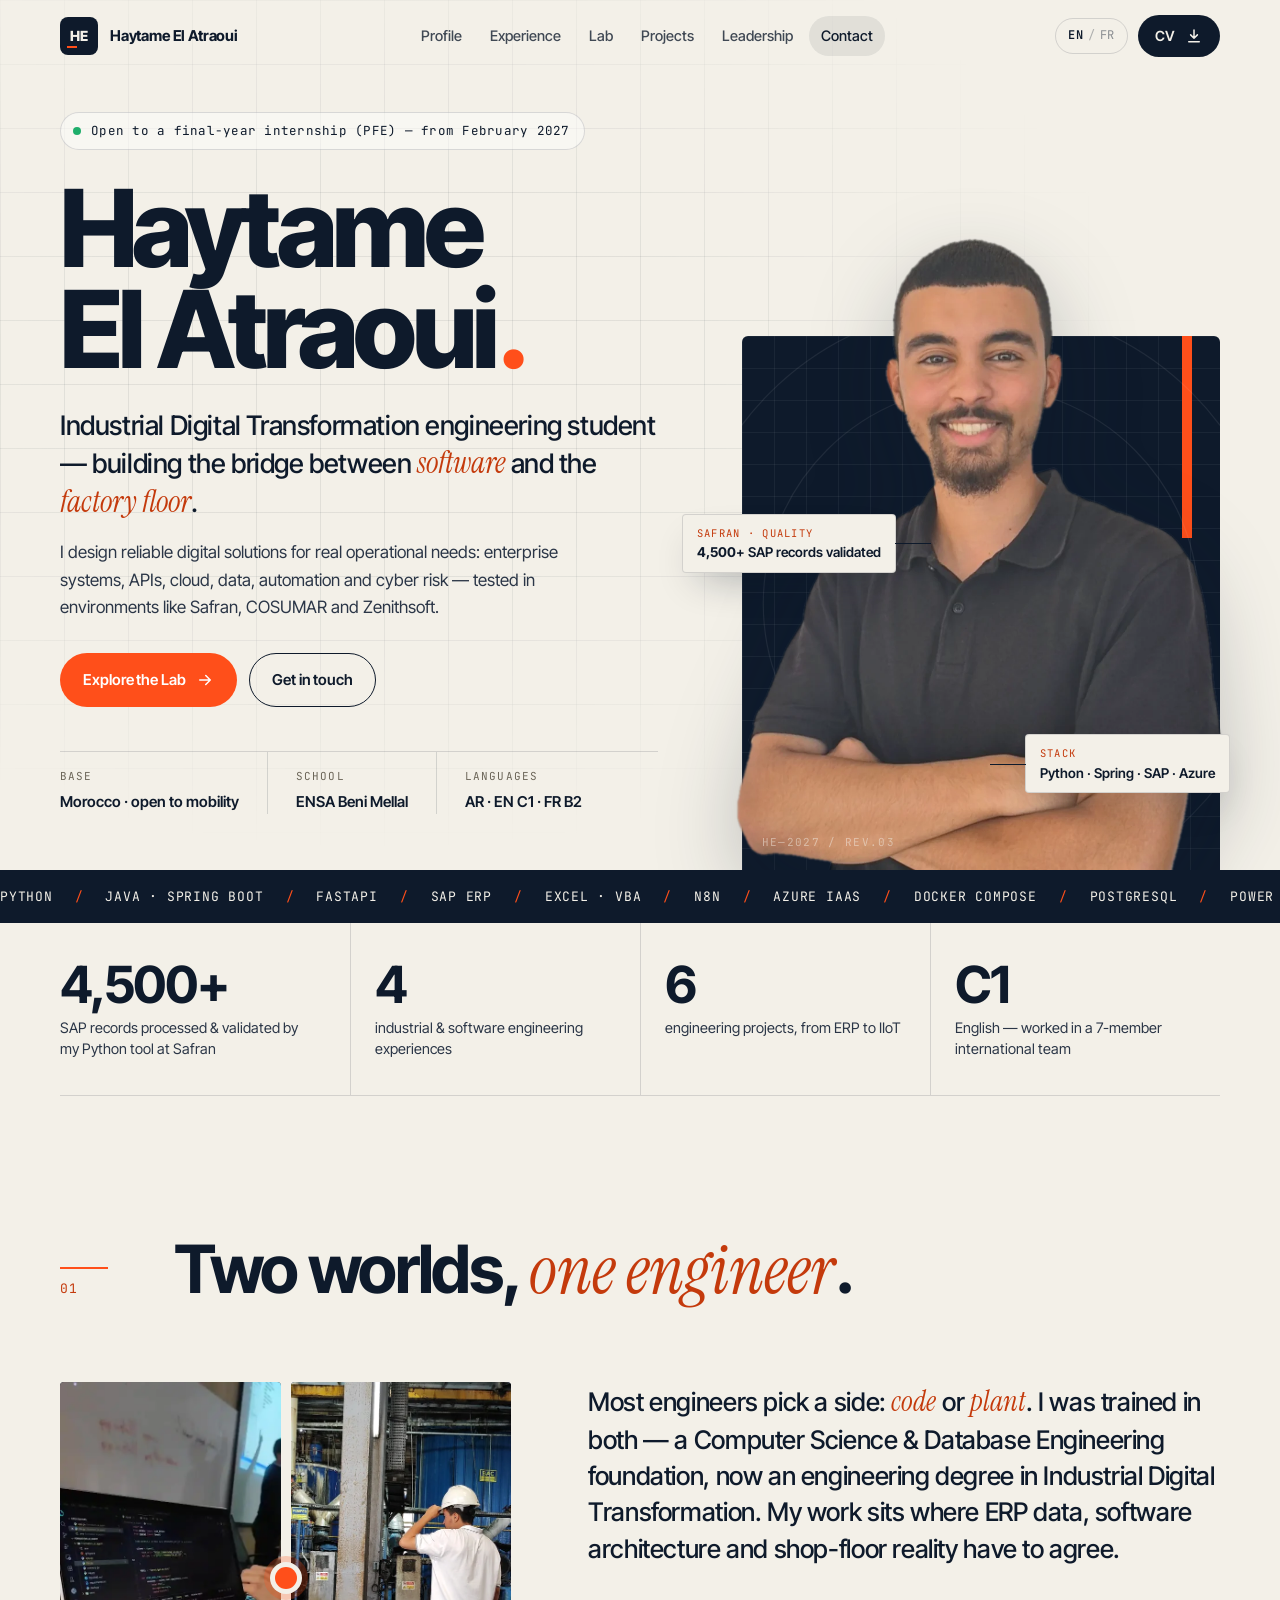
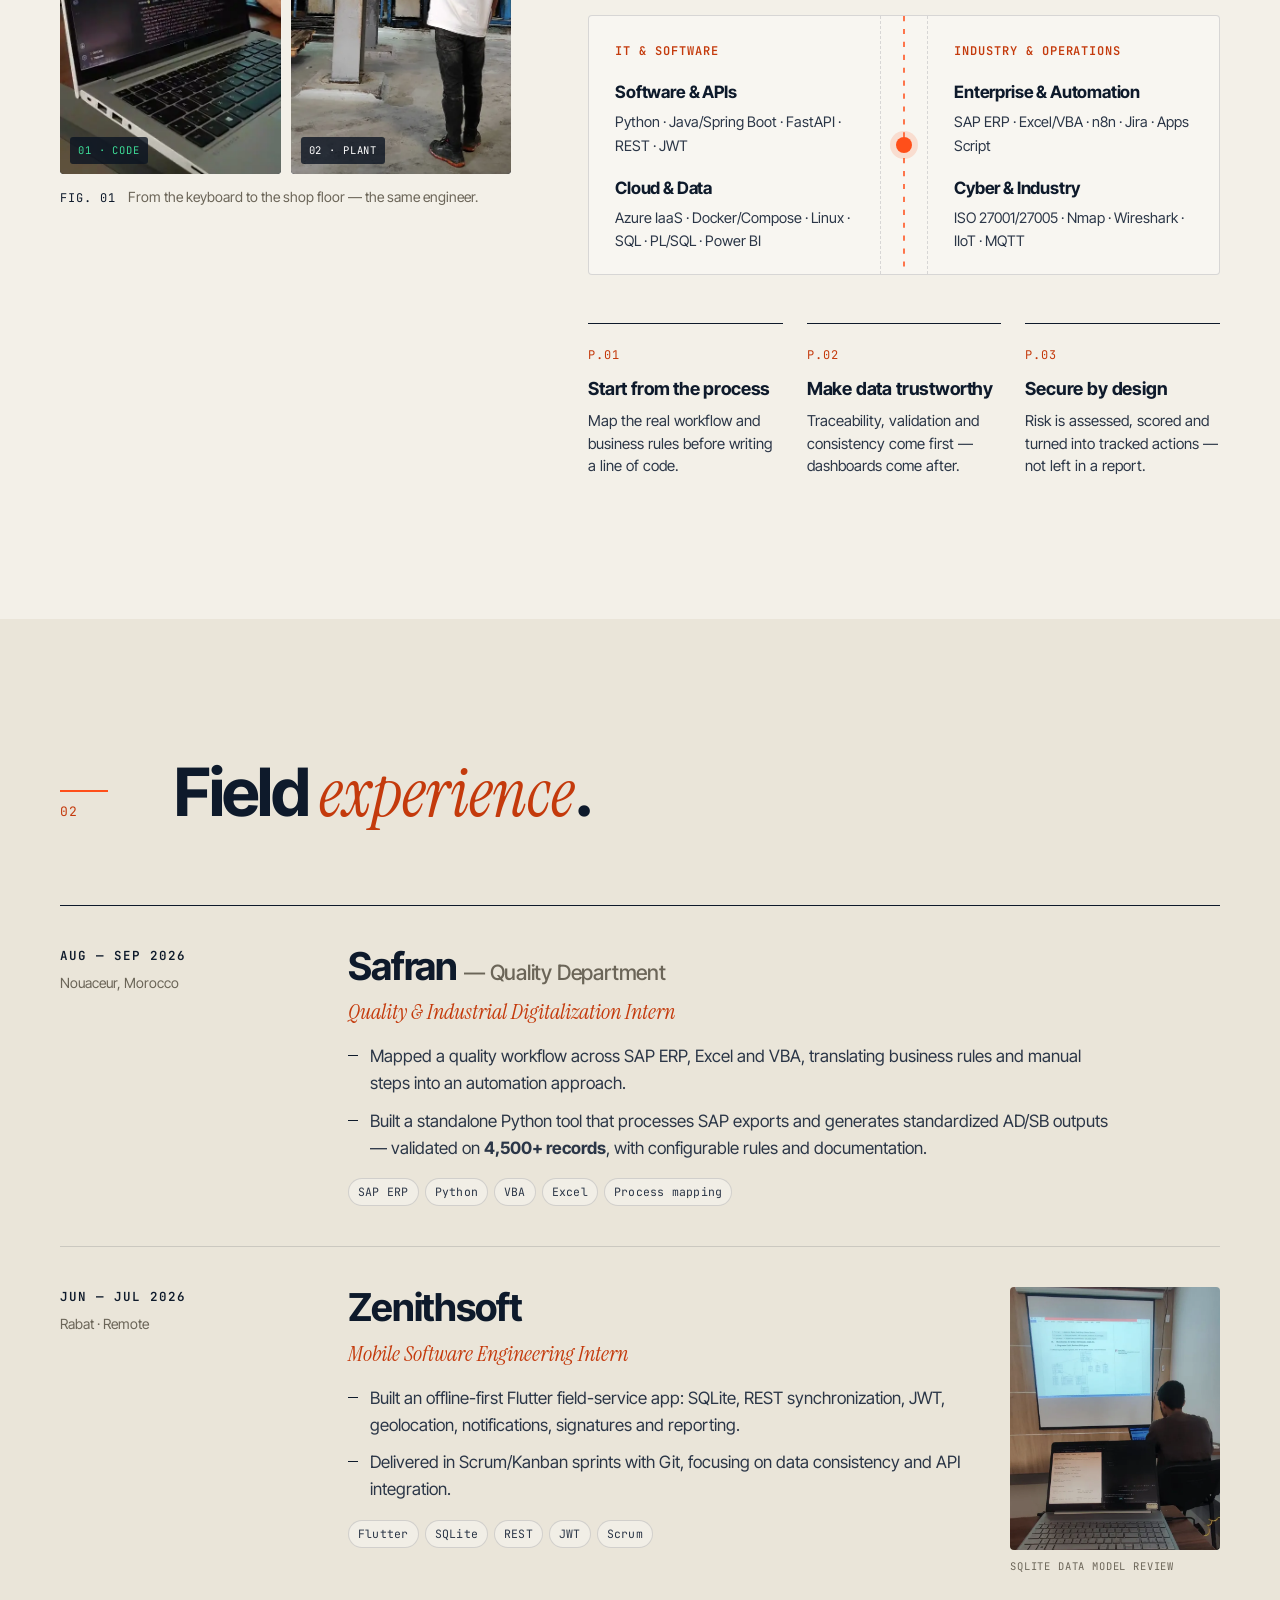
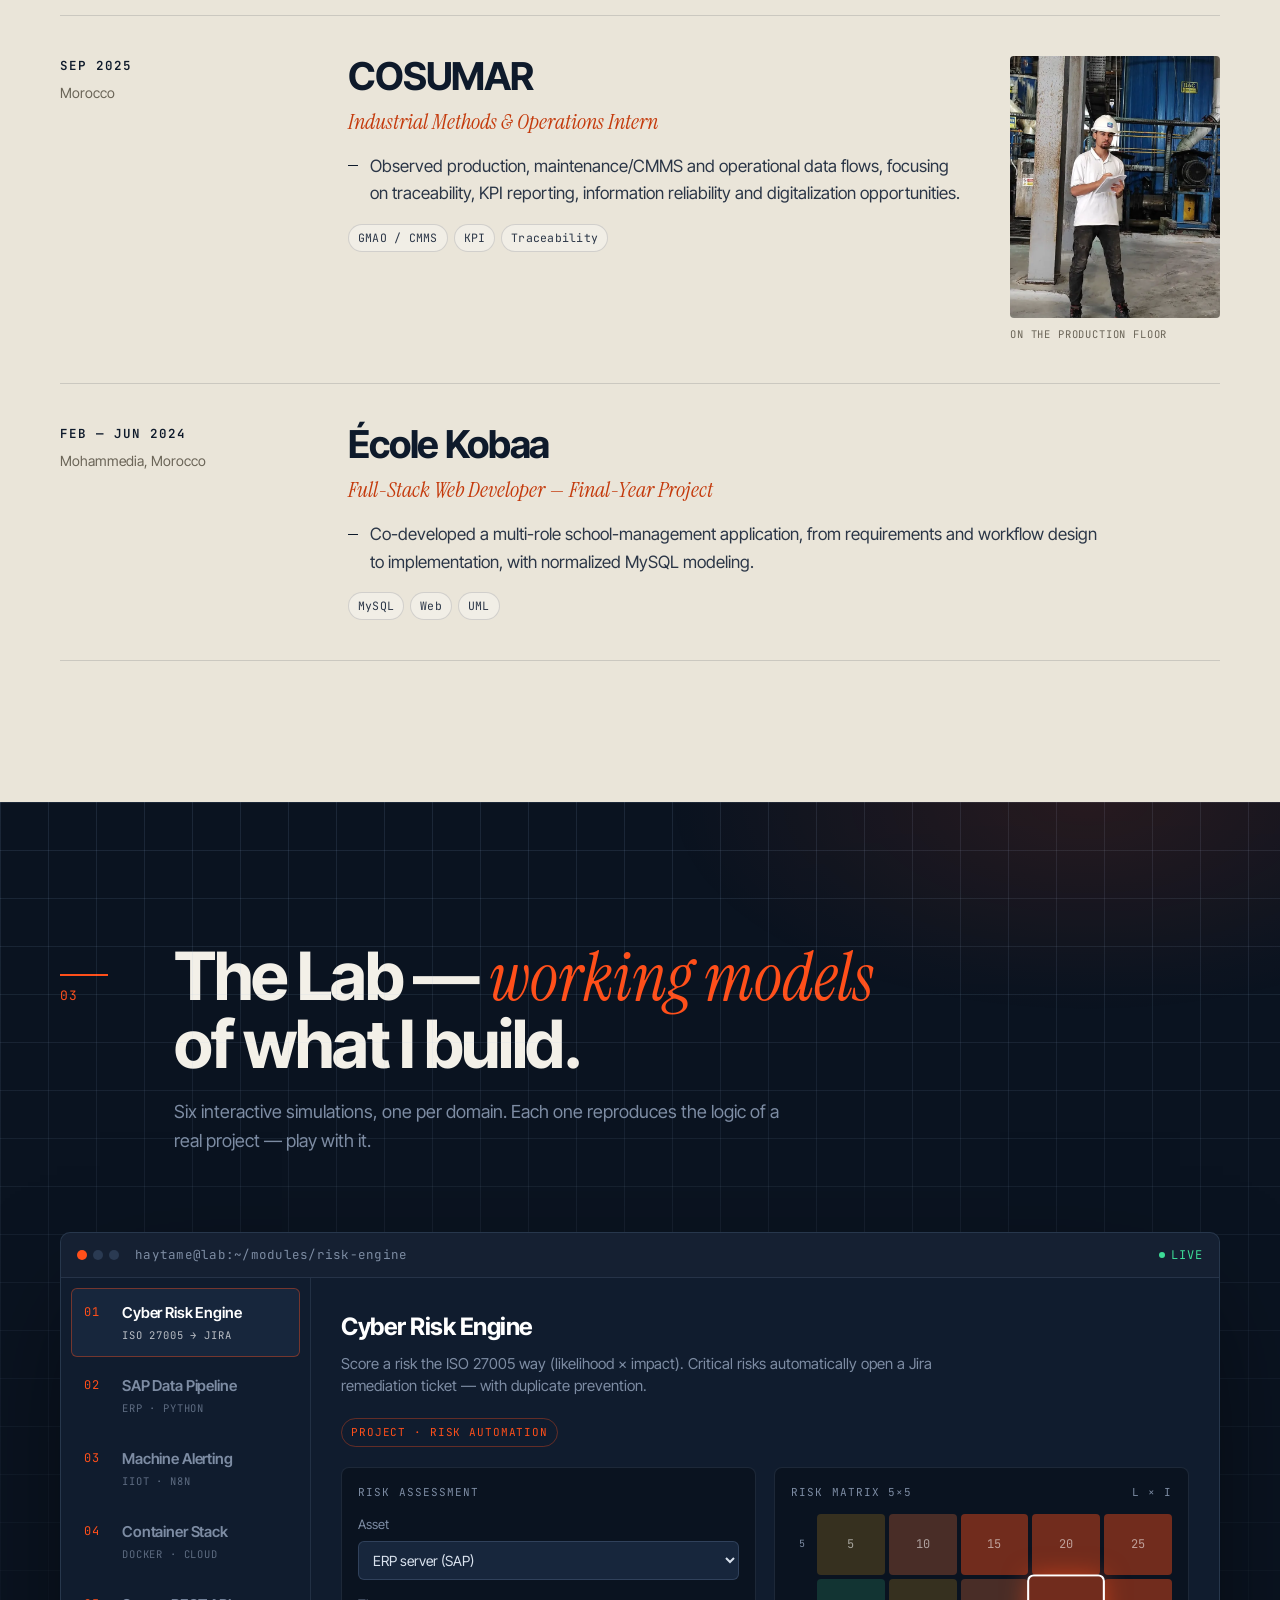
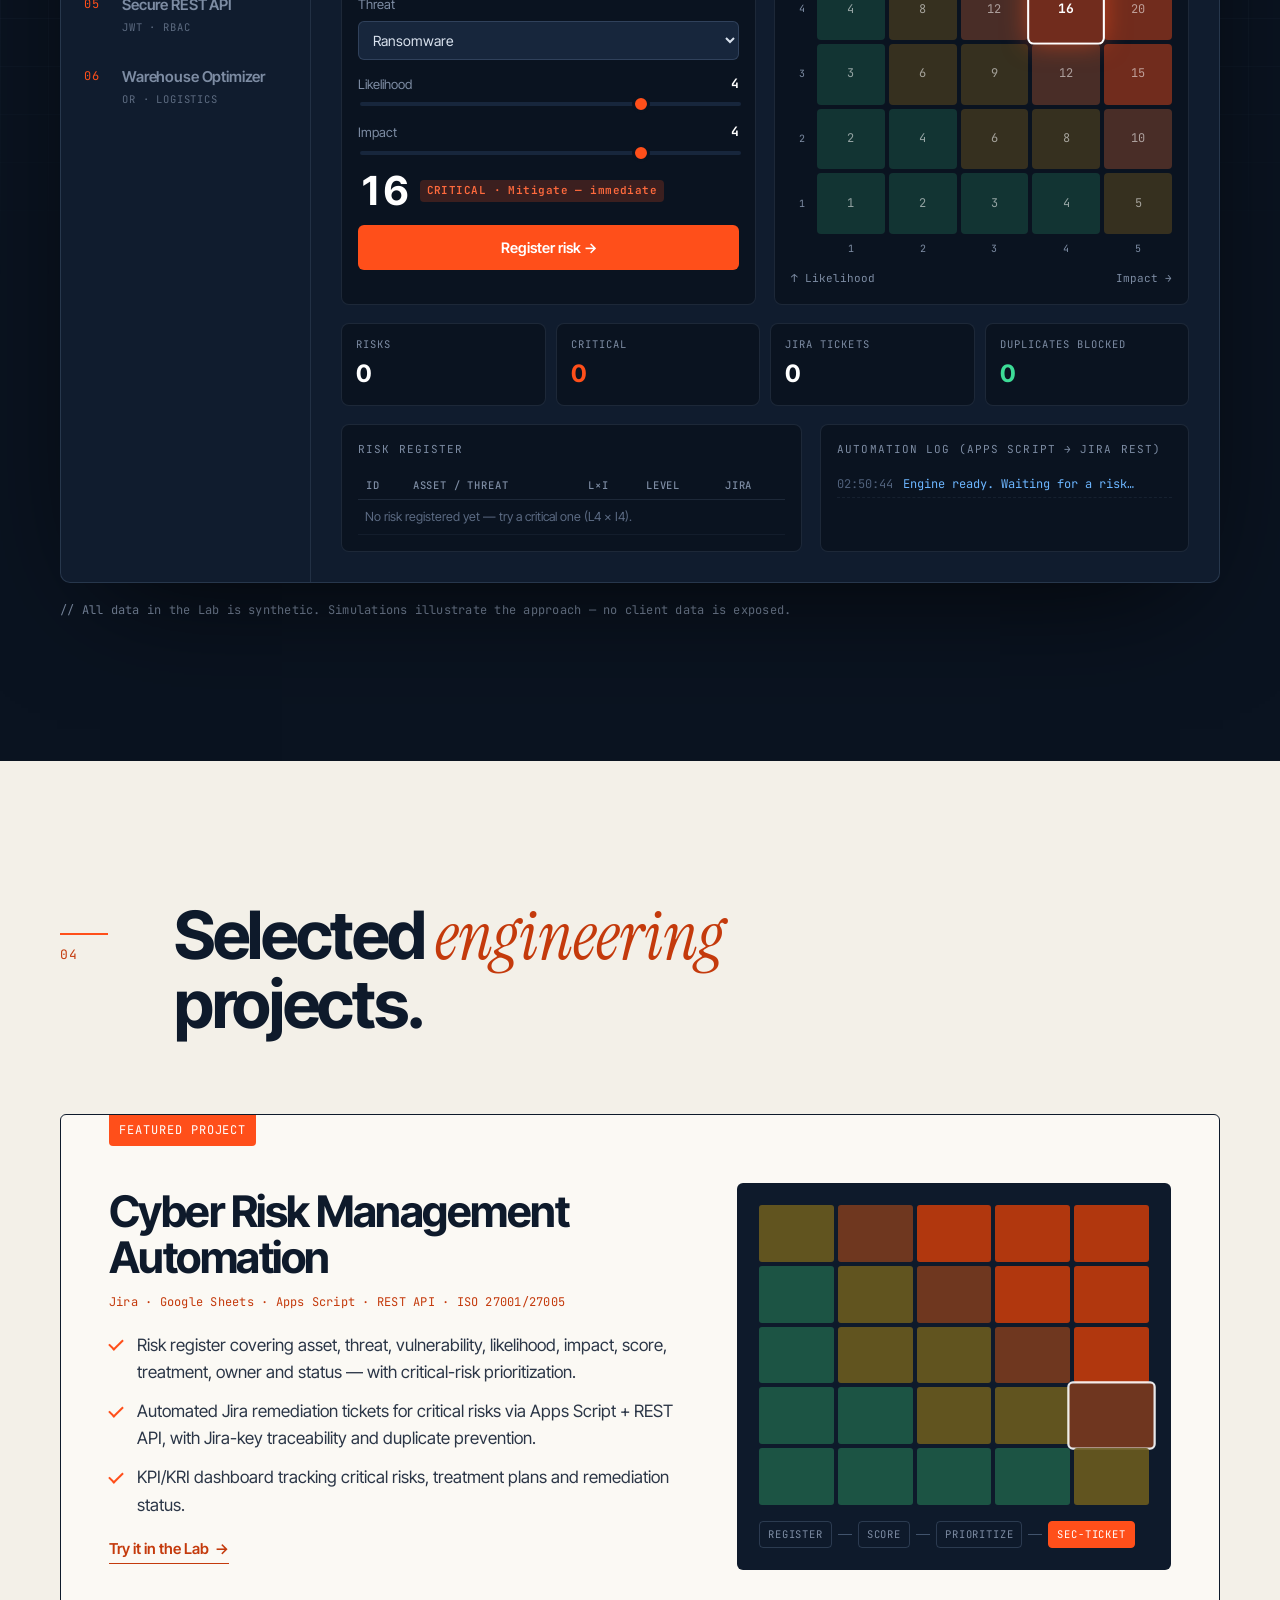
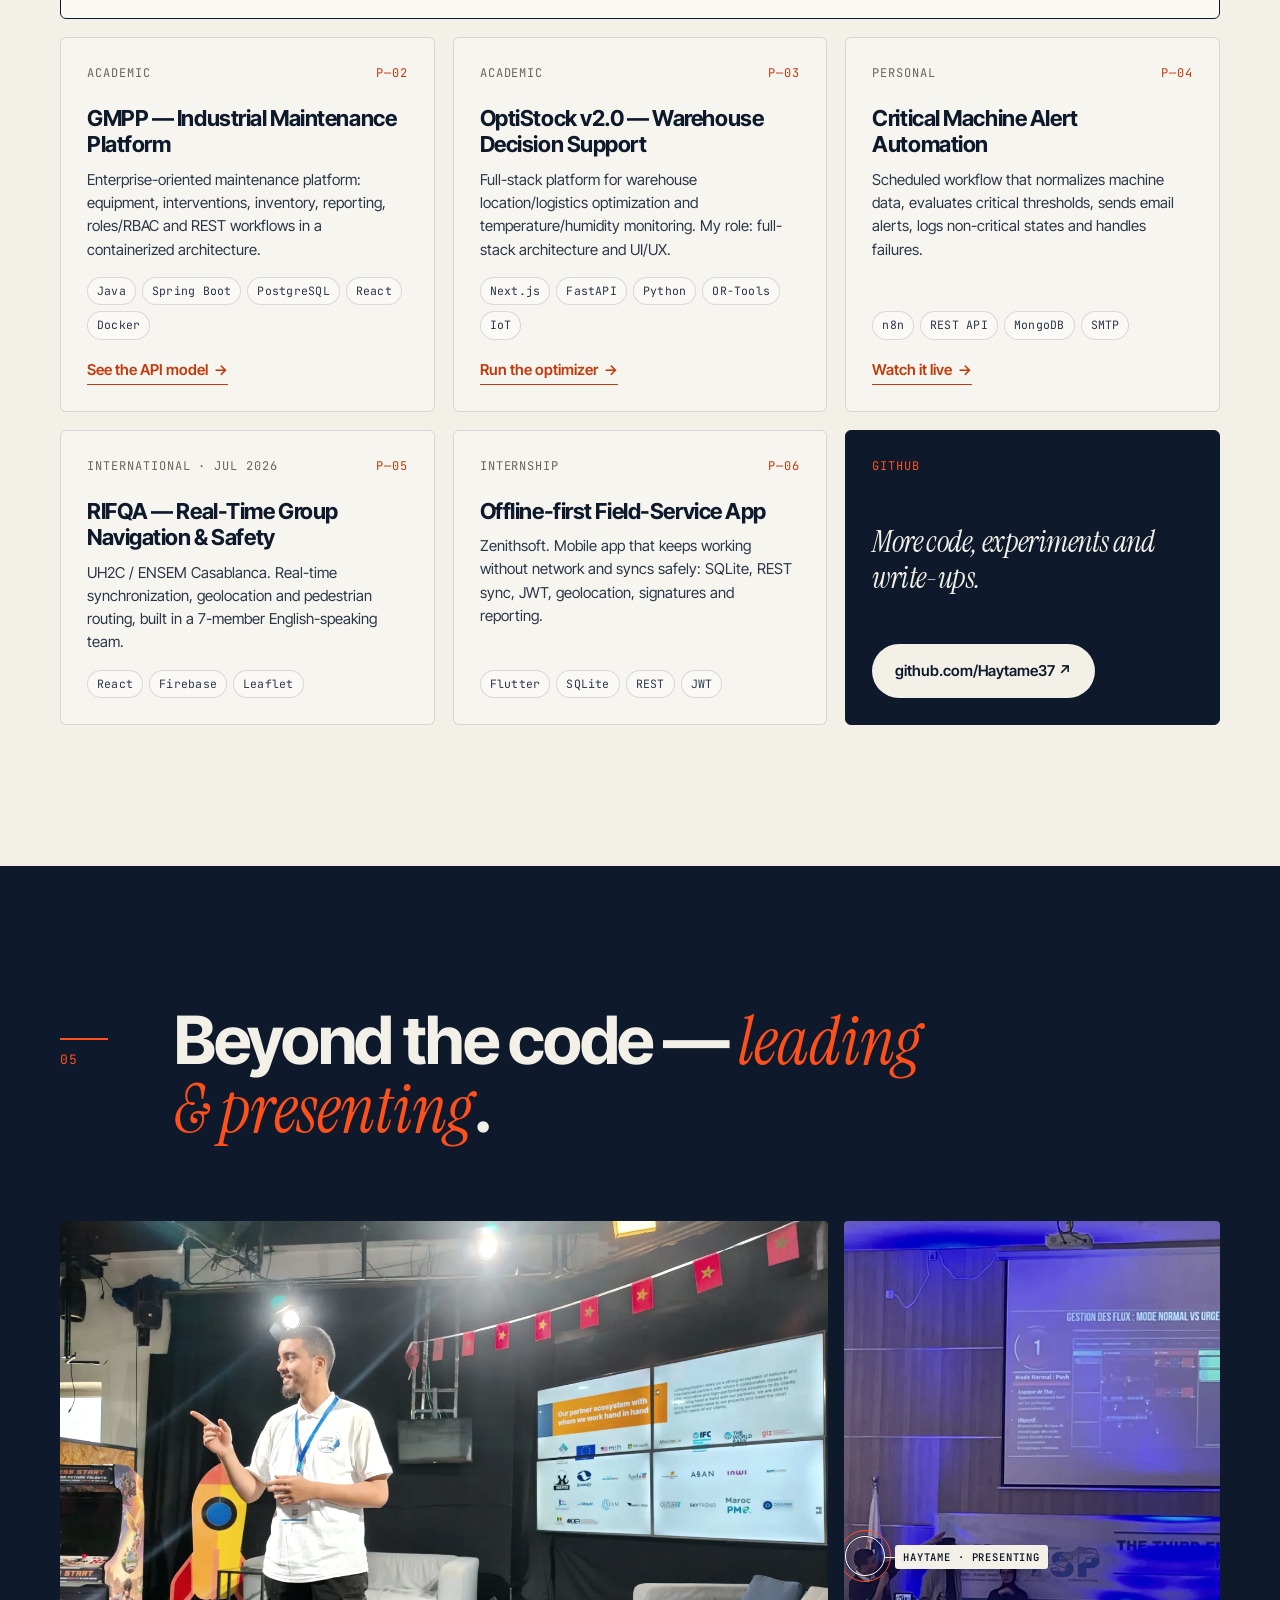
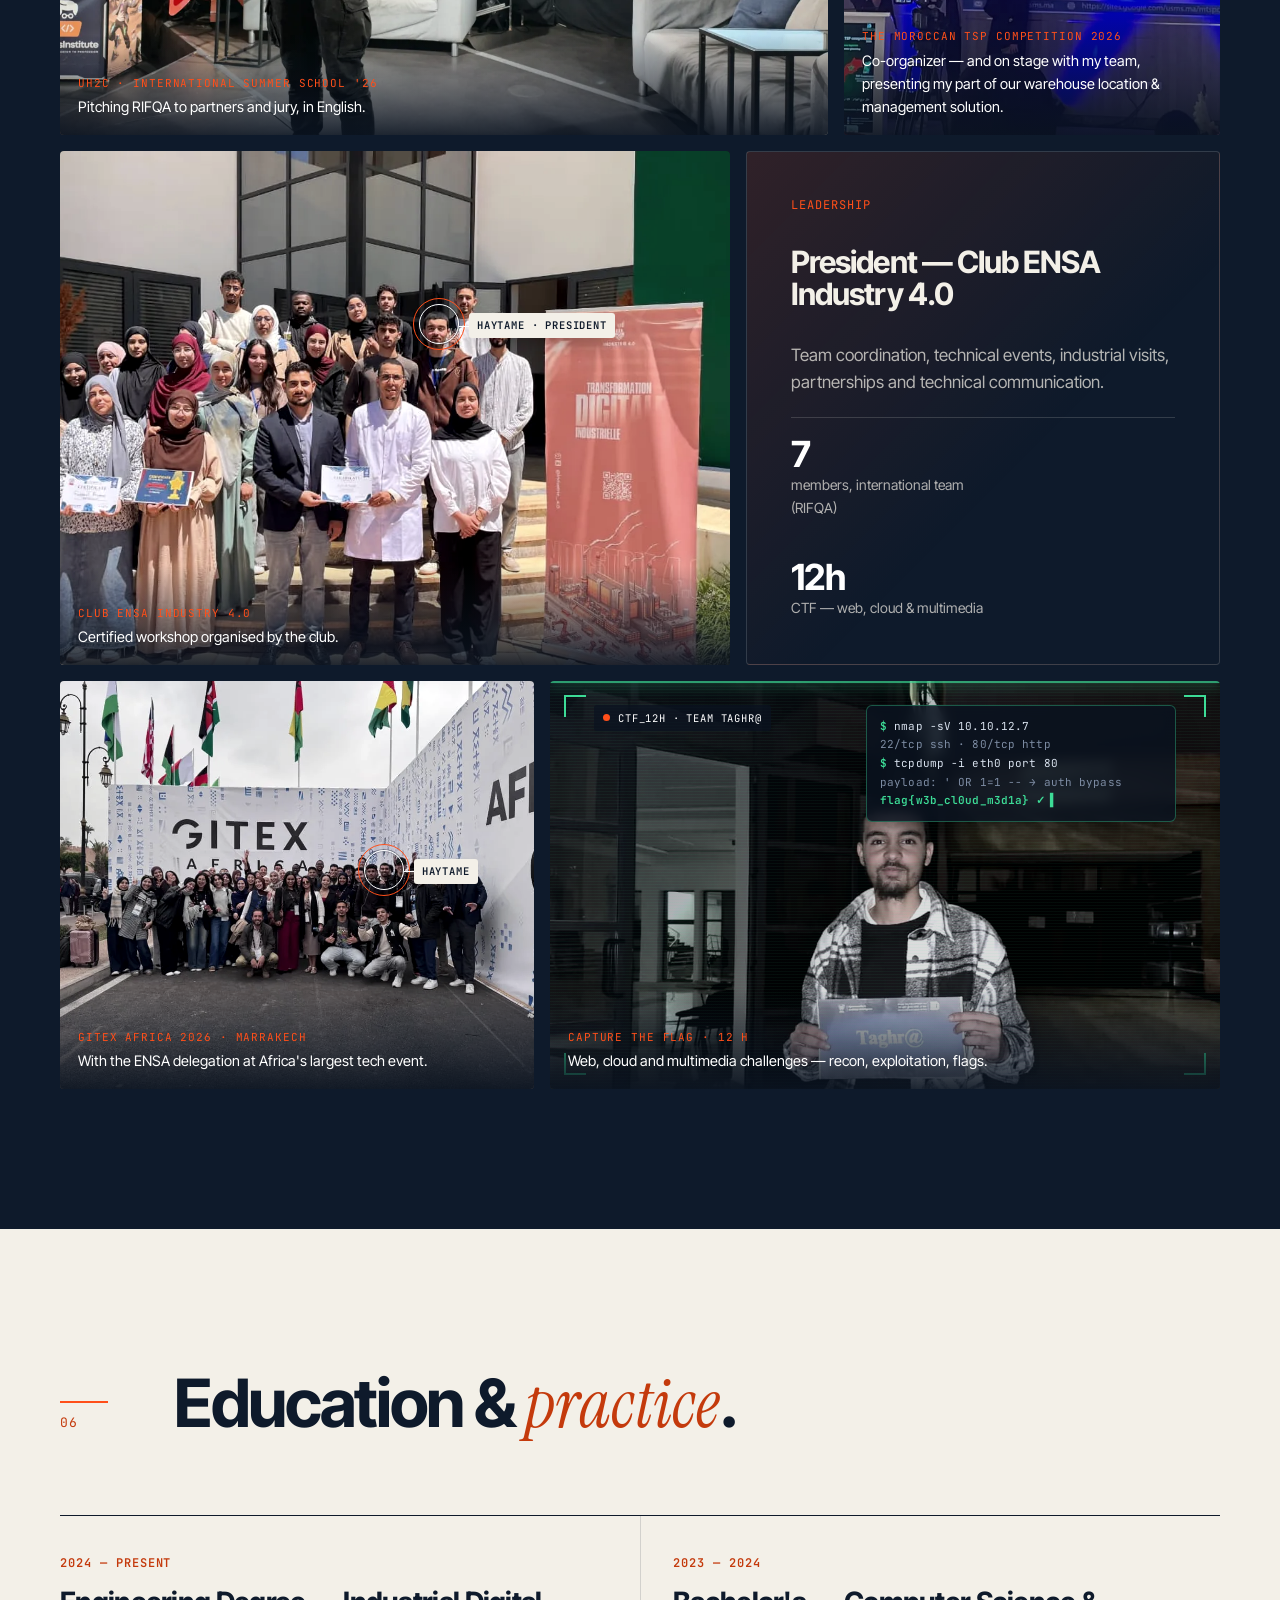
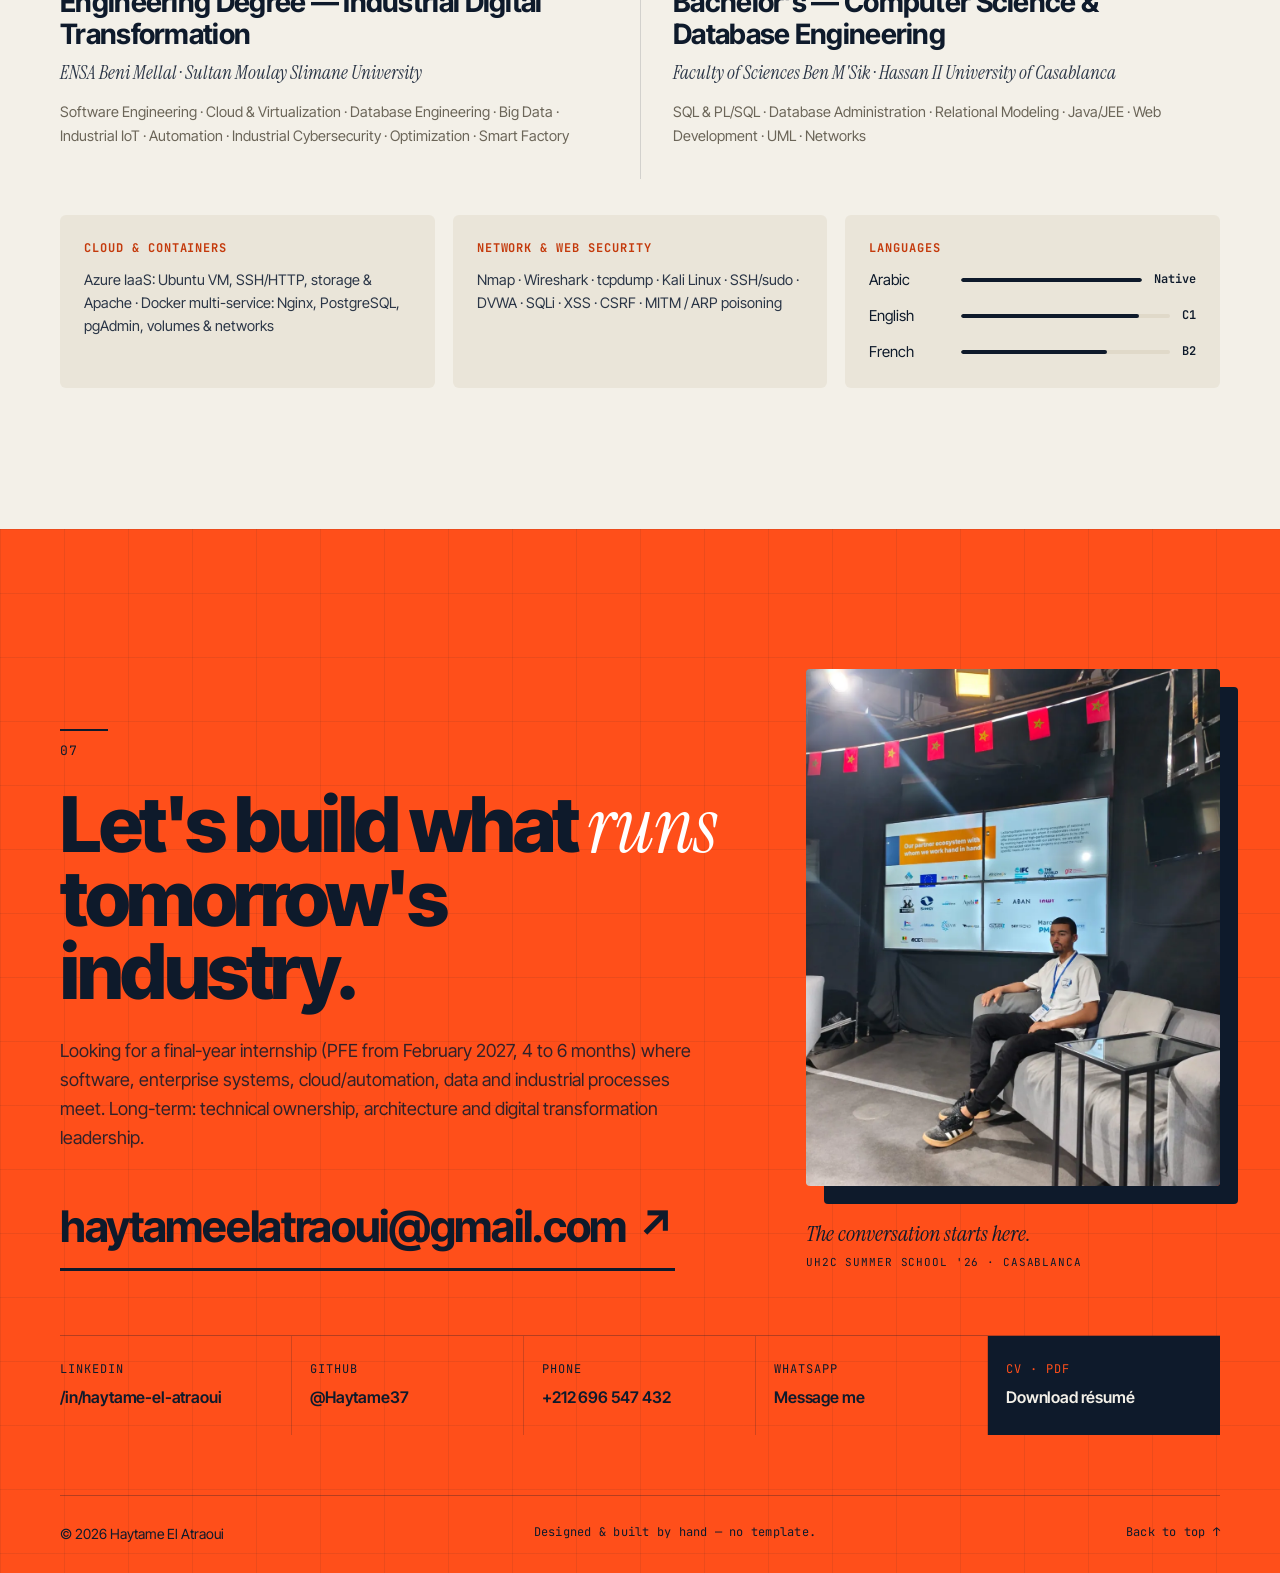
<file: index.html>
<!doctype html>
<html lang="en">
<head>
  <meta charset="utf-8" />
  <meta name="viewport" content="width=device-width, initial-scale=1" />
  <title>Haytame El Atraoui — Industrial Digital Transformation Engineering Student</title>
  <meta name="description" content="Haytame El Atraoui — Industrial Digital Transformation engineering student (ENSA Beni Mellal). Software, ERP/SAP, cloud, cyber risk and Industrial IoT. Available for a final-year internship (PFE) from February 2027." />
  <meta name="author" content="Haytame El Atraoui" />
  <meta name="theme-color" content="#0E1A2B" />
  <link rel="canonical" href="https://haytame37.github.io/" />

  <meta property="og:type" content="website" />
  <meta property="og:url" content="https://haytame37.github.io/" />
  <meta property="og:title" content="Haytame El Atraoui — Industrial Digital Transformation Engineering Student" />
  <meta property="og:description" content="Software, ERP, cloud, cyber risk & Industrial IoT. PFE 2027 — available from February 2027." />
  <meta property="og:image" content="https://haytame37.github.io/assets/img/og-cover.jpg" />
  <meta name="twitter:card" content="summary_large_image" />

  <link rel="icon" type="image/svg+xml" href="favicon.svg" />
  <link rel="preconnect" href="https://fonts.googleapis.com" />
  <link rel="preconnect" href="https://fonts.gstatic.com" crossorigin />
  <link href="https://fonts.googleapis.com/css2?family=Instrument+Serif:ital@0;1&family=Inter+Tight:wght@400;500;600;700;800&family=JetBrains+Mono:wght@400;500;600&display=swap" rel="stylesheet" />
  <link rel="preload" as="image" href="assets/img/portrait.webp" />
  <link rel="stylesheet" href="assets/css/style.css?v=5" />

  <script type="application/ld+json">
  {
    "@context": "https://schema.org",
    "@type": "Person",
    "name": "Haytame El Atraoui",
    "jobTitle": "Industrial Digital Transformation Engineering Student",
    "url": "https://haytame37.github.io/",
    "image": "https://haytame37.github.io/assets/img/og-cover.jpg",
    "email": "mailto:haytameelatraoui@gmail.com",
    "alumniOf": ["ENSA Beni Mellal", "Faculty of Sciences Ben M'Sik — Hassan II University of Casablanca"],
    "sameAs": ["https://www.linkedin.com/in/haytame-el-atraoui", "https://github.com/Haytame37"]
  }
  </script>
  <script>
    // Apply saved/auto language before paint to avoid flicker
    (function () {
      var l = null;
      try { l = localStorage.getItem('he-lang'); } catch (e) {}
      if (!l) l = (navigator.language || 'en').toLowerCase().indexOf('fr') === 0 ? 'fr' : 'en';
      document.documentElement.lang = l;
    })();
  </script>
</head>
<body>
  <a class="skip-link" href="#main">Skip to content</a>

  <!-- ============ HEADER ============ -->
  <header class="nav" id="nav">
    <div class="nav__inner wrap">
      <a href="#top" class="brand" aria-label="Haytame El Atraoui — home">
        <span class="brand__mark">HE</span>
        <span class="brand__name">Haytame El Atraoui</span>
      </a>
      <nav class="nav__links" id="navLinks" aria-label="Primary">
        <a href="#profile"><span data-l="en">Profile</span><span data-l="fr">Profil</span></a>
        <a href="#experience"><span data-l="en">Experience</span><span data-l="fr">Expérience</span></a>
        <a href="#lab">Lab</a>
        <a href="#projects"><span data-l="en">Projects</span><span data-l="fr">Projets</span></a>
        <a href="#stage"><span data-l="en">Leadership</span><span data-l="fr">Leadership</span></a>
        <a href="#contact">Contact</a>
      </nav>
      <div class="nav__tools">
        <button class="lang" id="langToggle" type="button" aria-label="Switch language">
          <span class="lang__opt" data-v="en">EN</span><span class="lang__sep">/</span><span class="lang__opt" data-v="fr">FR</span>
        </button>
        <a class="btn btn--ink btn--sm" href="Haytame_El_Atraoui_CV_PORTFOLIO_2027_EN.pdf?v=9" download="Haytame_El_Atraoui_CV_2027_EN.pdf">
          CV <svg viewBox="0 0 24 24" aria-hidden="true"><path d="M12 4v11m0 0l-4.5-4.5M12 15l4.5-4.5M5 19.5h14"/></svg>
        </a>
        <button class="burger" id="burger" type="button" aria-label="Menu" aria-expanded="false"><span></span><span></span></button>
      </div>
    </div>
  </header>

  <main id="main">
    <!-- ============ HERO ============ -->
    <section class="hero" id="top">
      <div class="hero__grid-bg" aria-hidden="true"></div>
      <div class="wrap hero__inner">
        <div class="hero__copy">
          <p class="status reveal">
            <span class="status__dot"></span>
            <span data-l="en">Open to a final-year internship (PFE) — from February 2027</span>
            <span data-l="fr">Disponible pour un stage PFE — à partir de février 2027</span>
          </p>

          <h1 class="hero__name reveal">
            <span class="line">Haytame</span>
            <span class="line">El Atraoui<span class="dot">.</span></span>
          </h1>

          <p class="hero__role reveal">
            <span data-l="en">Industrial Digital Transformation engineering student — building the bridge between <em>software</em> and the <em>factory floor</em>.</span>
            <span data-l="fr">Élève-ingénieur en Transformation Digitale Industrielle — je construis le pont entre le <em>logiciel</em> et le <em>terrain industriel</em>.</span>
          </p>

          <p class="hero__lead reveal">
            <span data-l="en">I design reliable digital solutions for real operational needs: enterprise systems, APIs, cloud, data, automation and cyber risk — tested in environments like Safran, COSUMAR and Zenithsoft.</span>
            <span data-l="fr">Je conçois des solutions digitales fiables pour de vrais besoins opérationnels : systèmes d'entreprise, API, cloud, data, automatisation et risque cyber — éprouvées chez Safran, COSUMAR et Zenithsoft.</span>
          </p>

          <div class="hero__cta reveal">
            <a class="btn btn--signal" href="#lab">
              <span data-l="en">Explore the Lab</span><span data-l="fr">Explorer le Lab</span>
              <svg viewBox="0 0 24 24" aria-hidden="true"><path d="M5 12h14m0 0l-6-6m6 6l-6 6"/></svg>
            </a>
            <a class="btn btn--ghost" href="#contact">
              <span data-l="en">Get in touch</span><span data-l="fr">Me contacter</span>
            </a>
          </div>

          <dl class="hero__facts reveal">
            <div><dt><span data-l="en">Base</span><span data-l="fr">Base</span></dt><dd><span data-l="en">Morocco · open to mobility</span><span data-l="fr">Maroc · mobile</span></dd></div>
            <div><dt><span data-l="en">School</span><span data-l="fr">École</span></dt><dd>ENSA Beni Mellal</dd></div>
            <div><dt><span data-l="en">Languages</span><span data-l="fr">Langues</span></dt><dd>AR · EN C1 · FR B2</dd></div>
          </dl>
        </div>

        <figure class="hero__visual reveal" aria-label="Portrait">
          <div class="plate">
            <div class="plate__grid" aria-hidden="true"></div>
            <span class="plate__code" aria-hidden="true">HE—2027 / REV.03</span>
            <span class="plate__bar" aria-hidden="true"></span>
            <svg class="plate__ring" viewBox="0 0 200 200" aria-hidden="true">
              <circle cx="100" cy="100" r="96" />
              <circle cx="100" cy="100" r="70" />
            </svg>
          </div>
          <img class="portrait" src="assets/img/portrait.webp" width="862" height="1100" alt="Haytame El Atraoui, portrait" fetchpriority="high" />

          <div class="tag tag--a">
            <span class="tag__k">SAFRAN · QUALITY</span>
            <span class="tag__v"><b data-count="4500">4,500</b>+ <span data-l="en">SAP records validated</span><span data-l="fr">enregistrements SAP validés</span></span>
          </div>
          <div class="tag tag--b">
            <span class="tag__k">STACK</span>
            <span class="tag__v">Python · Spring · SAP · Azure</span>
          </div>
        </figure>
      </div>

      <div class="ticker" aria-hidden="true">
        <div class="ticker__track">
          <span>Python</span><i>/</i><span>Java · Spring Boot</span><i>/</i><span>FastAPI</span><i>/</i><span>SAP ERP</span><i>/</i><span>Excel · VBA</span><i>/</i><span>n8n</span><i>/</i><span>Azure IaaS</span><i>/</i><span>Docker Compose</span><i>/</i><span>PostgreSQL</span><i>/</i><span>Power BI</span><i>/</i><span>ISO 27001 · 27005</span><i>/</i><span>MQTT · IIoT</span><i>/</i><span>Flutter</span><i>/</i><span>React</span><i>/</i>
          <span>Python</span><i>/</i><span>Java · Spring Boot</span><i>/</i><span>FastAPI</span><i>/</i><span>SAP ERP</span><i>/</i><span>Excel · VBA</span><i>/</i><span>n8n</span><i>/</i><span>Azure IaaS</span><i>/</i><span>Docker Compose</span><i>/</i><span>PostgreSQL</span><i>/</i><span>Power BI</span><i>/</i><span>ISO 27001 · 27005</span><i>/</i><span>MQTT · IIoT</span><i>/</i><span>Flutter</span><i>/</i><span>React</span><i>/</i>
        </div>
      </div>
    </section>

    <!-- ============ PROOF BAR ============ -->
    <section class="proof wrap" aria-label="Key figures">
      <div class="proof__item reveal"><b><span data-count="4500">4,500</span>+</b><span data-l="en">SAP records processed &amp; validated by my Python tool at Safran</span><span data-l="fr">enregistrements SAP traités et validés par mon outil Python chez Safran</span></div>
      <div class="proof__item reveal"><b data-count="4">4</b><span data-l="en">industrial &amp; software engineering experiences</span><span data-l="fr">expériences en ingénierie industrielle et logicielle</span></div>
      <div class="proof__item reveal"><b data-count="6">6</b><span data-l="en">engineering projects, from ERP to IIoT</span><span data-l="fr">projets d'ingénierie, de l'ERP à l'IIoT</span></div>
      <div class="proof__item reveal"><b>C1</b><span data-l="en">English — worked in a 7-member international team</span><span data-l="fr">Anglais — équipe internationale de 7 membres</span></div>
    </section>

    <!-- ============ PROFILE ============ -->
    <section class="section" id="profile">
      <div class="wrap">
        <header class="sec-head reveal">
          <span class="sec-num">01</span>
          <h2><span data-l="en">Two worlds, <em>one engineer</em>.</span><span data-l="fr">Deux mondes, <em>un ingénieur</em>.</span></h2>
        </header>

        <div class="profile">
          <figure class="profile__photo duo reveal">
            <div class="duo__grid">
              <div class="duo__panel">
                <video class="duo__media" src="assets/video/fig-code.mp4" poster="assets/img/fig-code-poster.webp" width="478" height="850" autoplay muted loop playsinline preload="metadata" aria-label="Hands coding on a laptop during a technical workshop"></video>
                <span class="duo__tag mono">01 · CODE</span>
              </div>
              <div class="duo__panel">
                <img class="duo__media" src="assets/img/fig-plant.webp" width="480" height="853" loading="lazy" alt="Haytame in a hard hat facing production equipment at COSUMAR" />
                <span class="duo__tag mono">02 · <span data-l="en">PLANT</span><span data-l="fr">USINE</span></span>
              </div>
              <span class="duo__link" aria-hidden="true"></span>
            </div>
            <figcaption><span class="mono">FIG. 01</span> <span data-l="en">From the keyboard to the shop floor — the same engineer.</span><span data-l="fr">Du clavier à l'atelier — le même ingénieur.</span></figcaption>
          </figure>

          <div class="profile__body">
            <p class="lede reveal">
              <span data-l="en">Most engineers pick a side: <em>code</em> or <em>plant</em>. I was trained in both — a Computer Science &amp; Database Engineering foundation, now an engineering degree in Industrial Digital Transformation. My work sits where ERP data, software architecture and shop-floor reality have to agree.</span>
              <span data-l="fr">La plupart des ingénieurs choisissent un camp : le <em>code</em> ou l'<em>usine</em>. J'ai été formé aux deux — un socle en Informatique &amp; Ingénierie des Bases de Données, puis un cycle ingénieur en Transformation Digitale Industrielle. Mon travail se situe là où les données ERP, l'architecture logicielle et la réalité du terrain doivent s'accorder.</span>
            </p>

            <div class="bridge reveal" aria-label="Capability map">
              <div class="bridge__col">
                <h3 class="mono">IT &amp; SOFTWARE</h3>
                <ul>
                  <li><b>Software &amp; APIs</b><span>Python · Java/Spring Boot · FastAPI · REST · JWT</span></li>
                  <li><b>Cloud &amp; Data</b><span>Azure IaaS · Docker/Compose · Linux · SQL · PL/SQL · Power BI</span></li>
                </ul>
              </div>
              <div class="bridge__link" aria-hidden="true">
                <svg viewBox="0 0 60 200" preserveAspectRatio="none"><path d="M30 0 V200" /></svg>
              </div>
              <div class="bridge__col">
                <h3 class="mono">INDUSTRY &amp; OPERATIONS</h3>
                <ul>
                  <li><b>Enterprise &amp; Automation</b><span>SAP ERP · Excel/VBA · n8n · Jira · Apps Script</span></li>
                  <li><b>Cyber &amp; Industry</b><span>ISO 27001/27005 · Nmap · Wireshark · IIoT · MQTT</span></li>
                </ul>
              </div>
            </div>

            <div class="principles">
              <div class="principle reveal">
                <span class="mono">P.01</span>
                <h4><span data-l="en">Start from the process</span><span data-l="fr">Partir du processus</span></h4>
                <p><span data-l="en">Map the real workflow and business rules before writing a line of code.</span><span data-l="fr">Cartographier le vrai flux et les règles métier avant d'écrire une ligne de code.</span></p>
              </div>
              <div class="principle reveal">
                <span class="mono">P.02</span>
                <h4><span data-l="en">Make data trustworthy</span><span data-l="fr">Fiabiliser la donnée</span></h4>
                <p><span data-l="en">Traceability, validation and consistency come first — dashboards come after.</span><span data-l="fr">Traçabilité, validation et cohérence d'abord — les tableaux de bord ensuite.</span></p>
              </div>
              <div class="principle reveal">
                <span class="mono">P.03</span>
                <h4><span data-l="en">Secure by design</span><span data-l="fr">Sécurisé dès la conception</span></h4>
                <p><span data-l="en">Risk is assessed, scored and turned into tracked actions — not left in a report.</span><span data-l="fr">Le risque est évalué, scoré et transformé en actions suivies — pas laissé dans un rapport.</span></p>
              </div>
            </div>
          </div>
        </div>
      </div>
    </section>

    <!-- ============ EXPERIENCE ============ -->
    <section class="section section--alt" id="experience">
      <div class="wrap">
        <header class="sec-head reveal">
          <span class="sec-num">02</span>
          <h2><span data-l="en">Field <em>experience</em>.</span><span data-l="fr">Expérience <em>terrain</em>.</span></h2>
        </header>

        <ol class="ledger">
          <li class="entry reveal">
            <div class="entry__meta">
              <span class="mono">AUG — SEP 2026</span>
              <span class="entry__place">Nouaceur, Morocco</span>
            </div>
            <div class="entry__main">
              <h3>Safran <span class="entry__dept">— Quality Department</span></h3>
              <p class="entry__role"><span data-l="en">Quality &amp; Industrial Digitalization Intern</span><span data-l="fr">Stagiaire Qualité &amp; Digitalisation Industrielle</span></p>
              <ul>
                <li><span data-l="en">Mapped a quality workflow across SAP ERP, Excel and VBA, translating business rules and manual steps into an automation approach.</span><span data-l="fr">Cartographie d'un flux qualité entre SAP ERP, Excel et VBA, traduisant règles métier et étapes manuelles en démarche d'automatisation.</span></li>
                <li><span data-l="en">Built a standalone Python tool that processes SAP exports and generates standardized AD/SB outputs — validated on <b>4,500+ records</b>, with configurable rules and documentation.</span><span data-l="fr">Développement d'un outil Python autonome traitant les exports SAP et générant des sorties AD/SB standardisées — validé sur <b>4 500+ enregistrements</b>, avec règles configurables et documentation.</span></li>
              </ul>
              <div class="chips"><span>SAP ERP</span><span>Python</span><span>VBA</span><span>Excel</span><span>Process mapping</span></div>
            </div>
          </li>

          <li class="entry entry--media reveal">
            <div class="entry__meta">
              <span class="mono">JUN — JUL 2026</span>
              <span class="entry__place">Rabat · Remote</span>
            </div>
            <div class="entry__main">
              <h3>Zenithsoft</h3>
              <p class="entry__role"><span data-l="en">Mobile Software Engineering Intern</span><span data-l="fr">Stagiaire Ingénierie Logicielle Mobile</span></p>
              <ul>
                <li><span data-l="en">Built an offline-first Flutter field-service app: SQLite, REST synchronization, JWT, geolocation, notifications, signatures and reporting.</span><span data-l="fr">Application Flutter terrain « offline-first » : SQLite, synchronisation REST, JWT, géolocalisation, notifications, signatures et rapports.</span></li>
                <li><span data-l="en">Delivered in Scrum/Kanban sprints with Git, focusing on data consistency and API integration.</span><span data-l="fr">Livraison en sprints Scrum/Kanban avec Git, centrée sur la cohérence des données et l'intégration d'API.</span></li>
              </ul>
              <div class="chips"><span>Flutter</span><span>SQLite</span><span>REST</span><span>JWT</span><span>Scrum</span></div>
            </div>
            <figure class="entry__media">
              <img src="assets/img/exp-zenithsoft.webp" width="720" height="900" loading="lazy" alt="Laptop in front of a projected SQLite entity-relationship diagram during a Zenithsoft review" />
              <figcaption class="mono"><span data-l="en">SQLite data model review</span><span data-l="fr">Revue du modèle de données SQLite</span></figcaption>
            </figure>
          </li>

          <li class="entry entry--media reveal">
            <div class="entry__meta">
              <span class="mono">SEP 2025</span>
              <span class="entry__place">Morocco</span>
            </div>
            <div class="entry__main">
              <h3>COSUMAR</h3>
              <p class="entry__role"><span data-l="en">Industrial Methods &amp; Operations Intern</span><span data-l="fr">Stagiaire Méthodes &amp; Opérations Industrielles</span></p>
              <ul>
                <li><span data-l="en">Observed production, maintenance/CMMS and operational data flows, focusing on traceability, KPI reporting, information reliability and digitalization opportunities.</span><span data-l="fr">Analyse des flux de production, de maintenance/GMAO et des données opérationnelles : traçabilité, reporting KPI, fiabilité de l'information et opportunités de digitalisation.</span></li>
              </ul>
              <div class="chips"><span>GMAO / CMMS</span><span>KPI</span><span>Traceability</span></div>
            </div>
            <figure class="entry__media">
              <img src="assets/img/exp-cosumar.webp" width="720" height="900" loading="lazy" alt="Haytame wearing a hard hat, taking notes on the COSUMAR production floor" />
              <figcaption class="mono"><span data-l="en">On the production floor</span><span data-l="fr">Sur la ligne de production</span></figcaption>
            </figure>
          </li>

          <li class="entry reveal">
            <div class="entry__meta">
              <span class="mono">FEB — JUN 2024</span>
              <span class="entry__place">Mohammedia, Morocco</span>
            </div>
            <div class="entry__main">
              <h3>École Kobaa</h3>
              <p class="entry__role"><span data-l="en">Full-Stack Web Developer — Final-Year Project</span><span data-l="fr">Développeur Web Full-Stack — Projet de fin d'études</span></p>
              <ul>
                <li><span data-l="en">Co-developed a multi-role school-management application, from requirements and workflow design to implementation, with normalized MySQL modeling.</span><span data-l="fr">Co-développement d'une application de gestion scolaire multi-rôles, du recueil des besoins à l'implémentation, avec modélisation MySQL normalisée.</span></li>
              </ul>
              <div class="chips"><span>MySQL</span><span>Web</span><span>UML</span></div>
            </div>
          </li>
        </ol>
      </div>
    </section>

    <!-- ============ LAB ============ -->
    <section class="lab" id="lab">
      <div class="wrap">
        <header class="sec-head sec-head--dark reveal">
          <span class="sec-num">03</span>
          <h2><span data-l="en">The Lab — <em>working models</em> of what I build.</span><span data-l="fr">Le Lab — des <em>modèles fonctionnels</em> de ce que je construis.</span></h2>
          <p class="sec-sub"><span data-l="en">Six interactive simulations, one per domain. Each one reproduces the logic of a real project — play with it.</span><span data-l="fr">Six simulations interactives, une par domaine. Chacune reproduit la logique d'un vrai projet — manipulez-les.</span></p>
        </header>

        <div class="console reveal">
          <div class="console__bar">
            <span class="lights"><i></i><i></i><i></i></span>
            <span class="console__path mono" id="labPath">haytame@lab:~/modules/risk-engine</span>
            <span class="console__live mono"><i></i>LIVE</span>
          </div>
          <div class="console__body">
            <div class="modules" role="tablist" aria-label="Lab modules">
              <button class="module is-active" role="tab" data-mod="risk" aria-selected="true">
                <span class="module__n mono">01</span>
                <span class="module__t">Cyber Risk Engine</span>
                <span class="module__d mono">ISO 27005 → Jira</span>
              </button>
              <button class="module" role="tab" data-mod="sap" aria-selected="false">
                <span class="module__n mono">02</span>
                <span class="module__t">SAP Data Pipeline</span>
                <span class="module__d mono">ERP · Python</span>
              </button>
              <button class="module" role="tab" data-mod="iot" aria-selected="false">
                <span class="module__n mono">03</span>
                <span class="module__t">Machine Alerting</span>
                <span class="module__d mono">IIoT · n8n</span>
              </button>
              <button class="module" role="tab" data-mod="cloud" aria-selected="false">
                <span class="module__n mono">04</span>
                <span class="module__t">Container Stack</span>
                <span class="module__d mono">Docker · Cloud</span>
              </button>
              <button class="module" role="tab" data-mod="api" aria-selected="false">
                <span class="module__n mono">05</span>
                <span class="module__t">Secure REST API</span>
                <span class="module__d mono">JWT · RBAC</span>
              </button>
              <button class="module" role="tab" data-mod="opt" aria-selected="false">
                <span class="module__n mono">06</span>
                <span class="module__t">Warehouse Optimizer</span>
                <span class="module__d mono">OR · Logistics</span>
              </button>
            </div>
            <div class="stage" id="labStage" role="tabpanel" aria-live="polite"></div>
          </div>
        </div>
        <p class="lab__note mono"><span data-l="en">// All data in the Lab is synthetic. Simulations illustrate the approach — no client data is exposed.</span><span data-l="fr">// Toutes les données du Lab sont fictives. Les simulations illustrent la démarche — aucune donnée client n'est exposée.</span></p>
      </div>
    </section>

    <!-- ============ PROJECTS ============ -->
    <section class="section" id="projects">
      <div class="wrap">
        <header class="sec-head reveal">
          <span class="sec-num">04</span>
          <h2><span data-l="en">Selected <em>engineering</em> projects.</span><span data-l="fr">Projets d'<em>ingénierie</em> sélectionnés.</span></h2>
        </header>

        <article class="feature reveal">
          <div class="feature__label mono"><span data-l="en">Featured project</span><span data-l="fr">Projet phare</span></div>
          <div class="feature__grid">
            <div>
              <h3>Cyber Risk Management Automation</h3>
              <p class="feature__stack mono">Jira · Google Sheets · Apps Script · REST API · ISO 27001/27005</p>
              <ul class="ticks">
                <li><span data-l="en">Risk register covering asset, threat, vulnerability, likelihood, impact, score, treatment, owner and status — with critical-risk prioritization.</span><span data-l="fr">Registre des risques : actif, menace, vulnérabilité, vraisemblance, impact, score, traitement, responsable et statut — avec priorisation des risques critiques.</span></li>
                <li><span data-l="en">Automated Jira remediation tickets for critical risks via Apps Script + REST API, with Jira-key traceability and duplicate prevention.</span><span data-l="fr">Création automatique de tickets Jira de remédiation pour les risques critiques via Apps Script + API REST, avec traçabilité par clé Jira et anti-doublons.</span></li>
                <li><span data-l="en">KPI/KRI dashboard tracking critical risks, treatment plans and remediation status.</span><span data-l="fr">Tableau de bord KPI/KRI : risques critiques, plans de traitement et statut de remédiation.</span></li>
              </ul>
              <a class="link-arrow" href="#lab" data-open="risk"><span data-l="en">Try it in the Lab</span><span data-l="fr">L'essayer dans le Lab</span> →</a>
            </div>
            <div class="feature__viz" aria-hidden="true">
              <div class="mini-matrix" id="miniMatrix"></div>
              <div class="flow mono">
                <span>Register</span><i></i><span>Score</span><i></i><span>Prioritize</span><i></i><span class="hot">SEC-ticket</span>
              </div>
            </div>
          </div>
        </article>

        <div class="cards">
          <article class="card reveal">
            <div class="card__top"><span class="mono">ACADEMIC</span><span class="card__idx mono">P—02</span></div>
            <h3>GMPP — Industrial Maintenance Platform</h3>
            <p><span data-l="en">Enterprise-oriented maintenance platform: equipment, interventions, inventory, reporting, roles/RBAC and REST workflows in a containerized architecture.</span><span data-l="fr">Plateforme de maintenance orientée entreprise : équipements, interventions, stock, reporting, rôles/RBAC et workflows REST dans une architecture conteneurisée.</span></p>
            <div class="chips"><span>Java</span><span>Spring Boot</span><span>PostgreSQL</span><span>React</span><span>Docker</span></div>
            <a class="link-arrow" href="#lab" data-open="api"><span data-l="en">See the API model</span><span data-l="fr">Voir le modèle d'API</span> →</a>
          </article>

          <article class="card reveal">
            <div class="card__top"><span class="mono">ACADEMIC</span><span class="card__idx mono">P—03</span></div>
            <h3>OptiStock v2.0 — Warehouse Decision Support</h3>
            <p><span data-l="en">Full-stack platform for warehouse location/logistics optimization and temperature/humidity monitoring. My role: full-stack architecture and UI/UX.</span><span data-l="fr">Plateforme full-stack d'optimisation des emplacements et de la logistique d'entrepôt, avec suivi température/humidité. Mon rôle : architecture full-stack et UI/UX.</span></p>
            <div class="chips"><span>Next.js</span><span>FastAPI</span><span>Python</span><span>OR-Tools</span><span>IoT</span></div>
            <a class="link-arrow" href="#lab" data-open="opt"><span data-l="en">Run the optimizer</span><span data-l="fr">Lancer l'optimiseur</span> →</a>
          </article>

          <article class="card reveal">
            <div class="card__top"><span class="mono">PERSONAL</span><span class="card__idx mono">P—04</span></div>
            <h3>Critical Machine Alert Automation</h3>
            <p><span data-l="en">Scheduled workflow that normalizes machine data, evaluates critical thresholds, sends email alerts, logs non-critical states and handles failures.</span><span data-l="fr">Workflow planifié qui normalise les données machines, évalue les seuils critiques, envoie des alertes e-mail, journalise les états non critiques et gère les échecs.</span></p>
            <div class="chips"><span>n8n</span><span>REST API</span><span>MongoDB</span><span>SMTP</span></div>
            <a class="link-arrow" href="#lab" data-open="iot"><span data-l="en">Watch it live</span><span data-l="fr">Le voir en direct</span> →</a>
          </article>

          <article class="card reveal">
            <div class="card__top"><span class="mono">INTERNATIONAL · JUL 2026</span><span class="card__idx mono">P—05</span></div>
            <h3>RIFQA — Real-Time Group Navigation &amp; Safety</h3>
            <p><span data-l="en">UH2C / ENSEM Casablanca. Real-time synchronization, geolocation and pedestrian routing, built in a 7-member English-speaking team.</span><span data-l="fr">UH2C / ENSEM Casablanca. Synchronisation temps réel, géolocalisation et itinéraires piétons, au sein d'une équipe anglophone de 7 membres.</span></p>
            <div class="chips"><span>React</span><span>Firebase</span><span>Leaflet</span></div>
          </article>

          <article class="card reveal">
            <div class="card__top"><span class="mono">INTERNSHIP</span><span class="card__idx mono">P—06</span></div>
            <h3>Offline-first Field-Service App</h3>
            <p><span data-l="en">Zenithsoft. Mobile app that keeps working without network and syncs safely: SQLite, REST sync, JWT, geolocation, signatures and reporting.</span><span data-l="fr">Zenithsoft. Application mobile qui fonctionne sans réseau et se synchronise en sécurité : SQLite, sync REST, JWT, géolocalisation, signatures et rapports.</span></p>
            <div class="chips"><span>Flutter</span><span>SQLite</span><span>REST</span><span>JWT</span></div>
          </article>

          <article class="card card--cta reveal">
            <span class="mono">GITHUB</span>
            <h3><span data-l="en">More code, experiments and write-ups.</span><span data-l="fr">Plus de code, d'expérimentations et de notes.</span></h3>
            <a class="btn btn--paper" href="https://github.com/Haytame37" target="_blank" rel="noopener">github.com/Haytame37 ↗</a>
          </article>
        </div>
      </div>
    </section>

    <!-- ============ STAGE / LEADERSHIP ============ -->
    <section class="section section--ink" id="stage">
      <div class="wrap">
        <header class="sec-head sec-head--dark reveal">
          <span class="sec-num">05</span>
          <h2><span data-l="en">Beyond the code — <em>leading &amp; presenting</em>.</span><span data-l="fr">Au-delà du code — <em>fédérer &amp; présenter</em>.</span></h2>
        </header>

        <div class="gallery">
          <figure class="shot shot--pitch reveal">
            <img src="assets/img/stage-pitch.webp" width="1400" height="1050" loading="lazy" alt="Haytame presenting on stage at the UH2C International Summer School 2026" />
            <figcaption><span class="mono">UH2C · INTERNATIONAL SUMMER SCHOOL '26</span><span data-l="en">Pitching RIFQA to partners and jury, in English.</span><span data-l="fr">Pitch de RIFQA devant partenaires et jury, en anglais.</span></figcaption>
          </figure>
          <figure class="shot shot--tsp has-spot reveal">
            <img src="assets/img/lead-tsp.webp" width="805" height="966" loading="lazy" alt="Haytame presenting his part of the team's warehouse location and management solution at The Moroccan TSP Competition 2026" />
            <span class="spot__dim" aria-hidden="true"></span>
            <button class="spot" type="button" data-x="8.6" data-y="65.2" aria-label="Zoom on Haytame"><span class="spot__ring"></span><span class="spot__label mono">Haytame · <span data-l="en">presenting</span><span data-l="fr">présente</span></span></button>
            <figcaption><span class="mono">THE MOROCCAN TSP COMPETITION 2026</span><span data-l="en">Co-organizer — and on stage with my team, presenting my part of our warehouse location &amp; management solution.</span><span data-l="fr">Co-organisateur — et sur scène avec mon équipe pour présenter ma partie de notre solution d'emplacement et de gestion des entrepôts.</span></figcaption>
          </figure>

          <figure class="shot shot--club has-spot reveal">
            <img src="assets/img/lead-club.webp" width="1280" height="720" loading="lazy" alt="Members and speakers of the Club ENSA Industry 4.0 after a certified workshop" />
            <span class="spot__dim" aria-hidden="true"></span>
            <button class="spot" type="button" data-x="54.8" data-y="33.8" aria-label="Zoom on Haytame"><span class="spot__ring"></span><span class="spot__label mono">Haytame · <span data-l="en">President</span><span data-l="fr">Président</span></span></button>
            <figcaption><span class="mono">CLUB ENSA INDUSTRY 4.0</span><span data-l="en">Certified workshop organised by the club.</span><span data-l="fr">Atelier certifiant organisé par le club.</span></figcaption>
          </figure>

          <div class="lead-card reveal">
            <span class="mono">LEADERSHIP</span>
            <h3><span data-l="en">President — Club ENSA Industry 4.0</span><span data-l="fr">Président — Club ENSA Industrie 4.0</span></h3>
            <p><span data-l="en">Team coordination, technical events, industrial visits, partnerships and technical communication.</span><span data-l="fr">Coordination d'équipe, événements techniques, visites industrielles, partenariats et communication technique.</span></p>
            <div class="lead-card__row">
              <div><b>7</b><span data-l="en">members, international team (RIFQA)</span><span data-l="fr">membres, équipe internationale (RIFQA)</span></div>
              <div><b>12h</b><span data-l="en">CTF — web, cloud &amp; multimedia</span><span data-l="fr">CTF — web, cloud &amp; multimédia</span></div>
            </div>
          </div>

          <figure class="shot shot--gitex has-spot reveal">
            <img src="assets/img/lead-gitex.webp" width="1040" height="780" loading="lazy" alt="ENSA delegation at GITEX Africa 2026 in Marrakech" />
            <span class="spot__dim" aria-hidden="true"></span>
            <button class="spot spot--left" type="button" data-x="65.3" data-y="46.4" aria-label="Zoom on Haytame"><span class="spot__ring"></span><span class="spot__label mono">Haytame</span></button>
            <figcaption><span class="mono">GITEX AFRICA 2026 · MARRAKECH</span><span data-l="en">With the ENSA delegation at Africa's largest tech event.</span><span data-l="fr">Avec la délégation ENSA au plus grand salon tech d'Afrique.</span></figcaption>
          </figure>
          <figure class="shot shot--ctf reveal">
            <img src="assets/img/ctf-taghra.webp" width="900" height="1200" loading="lazy" alt="Haytame holding his team name sign, Taghr@, during a 12-hour Capture The Flag competition at ENSA" />
            <div class="hud" aria-hidden="true">
              <i class="hud__c hud__c--tl"></i><i class="hud__c hud__c--tr"></i><i class="hud__c hud__c--bl"></i><i class="hud__c hud__c--br"></i>
              <span class="hud__scan"></span>
              <span class="hud__rec mono"><i></i>CTF_12H · TEAM TAGHR@</span>
              <div class="hud__term mono">
                <p><b>$</b> nmap -sV 10.10.12.7</p>
                <p class="d">22/tcp ssh · 80/tcp http</p>
                <p><b>$</b> tcpdump -i eth0 port 80</p>
                <p class="d">payload: ' OR 1=1 -- → auth bypass</p>
                <p class="ok">flag{w3b_cl0ud_m3d1a} ✓</p>
              </div>
            </div>
            <figcaption><span class="mono">CAPTURE THE FLAG · 12 H</span><span data-l="en">Web, cloud and multimedia challenges — recon, exploitation, flags.</span><span data-l="fr">Épreuves web, cloud et multimédia — reconnaissance, exploitation, flags.</span></figcaption>
          </figure>
        </div>
      </div>
    </section>

    <!-- ============ EDUCATION ============ -->
    <section class="section" id="education">
      <div class="wrap">
        <header class="sec-head reveal">
          <span class="sec-num">06</span>
          <h2><span data-l="en">Education &amp; <em>practice</em>.</span><span data-l="fr">Formation &amp; <em>pratique</em>.</span></h2>
        </header>

        <div class="edu">
          <article class="edu__item reveal">
            <span class="mono">2024 — <span data-l="en">PRESENT</span><span data-l="fr">AUJOURD'HUI</span></span>
            <h3><span data-l="en">Engineering Degree — Industrial Digital Transformation</span><span data-l="fr">Cycle d'Ingénieur — Transformation Digitale Industrielle</span></h3>
            <p class="edu__school">ENSA Beni Mellal · Sultan Moulay Slimane University</p>
            <p class="edu__list">Software Engineering · Cloud &amp; Virtualization · Database Engineering · Big Data · Industrial IoT · Automation · Industrial Cybersecurity · Optimization · Smart Factory</p>
          </article>
          <article class="edu__item reveal">
            <span class="mono">2023 — 2024</span>
            <h3><span data-l="en">Bachelor's — Computer Science &amp; Database Engineering</span><span data-l="fr">Licence — Informatique &amp; Ingénierie des Bases de Données</span></h3>
            <p class="edu__school">Faculty of Sciences Ben M'Sik · Hassan II University of Casablanca</p>
            <p class="edu__list">SQL &amp; PL/SQL · Database Administration · Relational Modeling · Java/JEE · Web Development · UML · Networks</p>
          </article>
        </div>

        <div class="practice">
          <div class="practice__item reveal">
            <h4 class="mono">CLOUD &amp; CONTAINERS</h4>
            <p>Azure IaaS: Ubuntu VM, SSH/HTTP, storage &amp; Apache · Docker multi-service: Nginx, PostgreSQL, pgAdmin, volumes &amp; networks</p>
          </div>
          <div class="practice__item reveal">
            <h4 class="mono">NETWORK &amp; WEB SECURITY</h4>
            <p>Nmap · Wireshark · tcpdump · Kali Linux · SSH/sudo · DVWA · SQLi · XSS · CSRF · MITM / ARP poisoning</p>
          </div>
          <div class="practice__item reveal">
            <h4 class="mono"><span data-l="en">LANGUAGES</span><span data-l="fr">LANGUES</span></h4>
            <div class="langs">
              <div><span data-l="en">Arabic</span><span data-l="fr">Arabe</span><i style="--v:1"></i><b><span data-l="en">Native</span><span data-l="fr">Maternelle</span></b></div>
              <div><span data-l="en">English</span><span data-l="fr">Anglais</span><i style="--v:.85"></i><b>C1</b></div>
              <div><span data-l="en">French</span><span data-l="fr">Français</span><i style="--v:.7"></i><b>B2</b></div>
            </div>
          </div>
        </div>
      </div>
    </section>

    <!-- ============ CONTACT ============ -->
    <section class="contact" id="contact">
      <div class="wrap">
        <div class="contact__top">
        <div class="contact__text">
        <span class="sec-num sec-num--light">07</span>
        <h2 class="contact__title reveal">
          <span data-l="en">Let's build what <em>runs</em> tomorrow's industry.</span>
          <span data-l="fr">Construisons ce qui fera <em>tourner</em> l'industrie de demain.</span>
        </h2>
        <p class="contact__lead reveal">
          <span data-l="en">Looking for a final-year internship (PFE from February 2027, 4 to 6 months) where software, enterprise systems, cloud/automation, data and industrial processes meet. Long-term: technical ownership, architecture and digital transformation leadership.</span>
          <span data-l="fr">Je recherche un stage de fin d'études (PFE dès février 2027, 4 à 6 mois) à la croisée du logiciel, des systèmes d'entreprise, du cloud/automatisation, de la data et des procédés industriels. À long terme : ownership technique, architecture et leadership en transformation digitale.</span>
        </p>

        <a class="contact__mail reveal" href="mailto:haytameelatraoui@gmail.com">haytameelatraoui@gmail.com <span aria-hidden="true">↗</span></a>
        </div>
        <figure class="contact__photo reveal">
          <img src="assets/img/contact-lounge.webp" width="1000" height="1333" loading="lazy" alt="Haytame seated in the partners lounge during the UH2C International Summer School 2026" />
          <figcaption class="mono"><span data-l="en">The conversation starts here.</span><span data-l="fr">La conversation commence ici.</span><span>UH2C Summer School '26 · Casablanca</span></figcaption>
        </figure>
        </div>

        <div class="contact__grid reveal">
          <a href="https://www.linkedin.com/in/haytame-el-atraoui" target="_blank" rel="noopener">
            <span class="mono">LINKEDIN</span><b>/in/haytame-el-atraoui</b>
          </a>
          <a href="https://github.com/Haytame37" target="_blank" rel="noopener">
            <span class="mono">GITHUB</span><b>@Haytame37</b>
          </a>
          <a href="tel:+212696547432">
            <span class="mono"><span data-l="en">PHONE</span><span data-l="fr">TÉLÉPHONE</span></span><b>+212 696 547 432</b>
          </a>
          <a href="https://wa.me/212696547432" target="_blank" rel="noopener">
            <span class="mono">WHATSAPP</span><b><span data-l="en">Message me</span><span data-l="fr">M'écrire</span></b>
          </a>
          <a href="Haytame_El_Atraoui_CV_PORTFOLIO_2027_EN.pdf?v=9" download="Haytame_El_Atraoui_CV_2027_EN.pdf" class="is-signal">
            <span class="mono">CV · PDF</span><b><span data-l="en">Download résumé</span><span data-l="fr">Télécharger le CV</span></b>
          </a>
        </div>
      </div>
      <footer class="foot wrap">
        <span>© <span id="year">2026</span> Haytame El Atraoui</span>
        <span class="mono"><span data-l="en">Designed &amp; built by hand — no template.</span><span data-l="fr">Conçu et développé à la main — sans template.</span></span>
        <a href="#top" class="mono"><span data-l="en">Back to top ↑</span><span data-l="fr">Haut de page ↑</span></a>
      </footer>
    </section>
  </main>

  <script src="assets/js/main.js?v=5" defer></script>
  <script src="assets/js/lab.js?v=5" defer></script>
</body>
</html>
</file>
<file: assets/css/style.css>
/* =========================================================
   Haytame El Atraoui — Portfolio
   Direction: industrial editorial · paper / ink / signal
   ========================================================= */

:root {
  --paper: #F3F0E8;
  --paper-2: #EAE5D9;
  --paper-3: #E0D9C9;
  --ink: #0E1A2B;
  --ink-2: #2B3647;
  --muted: #6B6558;
  --line: rgba(14, 26, 43, .14);
  --line-2: rgba(14, 26, 43, .08);
  --signal: #FF4F1A;
  --signal-ink: #C43A0C;          /* signal on paper, AA for text */
  --console: #0A1320;
  --console-2: #101C2E;
  --console-3: #17263C;
  --c-line: rgba(160, 190, 230, .12);
  --c-text: #D9E2EE;
  --c-muted: #7D8CA3;
  --ok: #3DDC97;
  --warn: #FFB020;
  --crit: #FF4F1A;
  --info: #6CB6FF;

  --f-display: "Inter Tight", system-ui, -apple-system, "Segoe UI", sans-serif;
  --f-serif: "Instrument Serif", Georgia, serif;
  --f-mono: "JetBrains Mono", ui-monospace, Consolas, monospace;

  --wrap: 1240px;
  --gutter: clamp(16px, 4vw, 40px);
  --radius: 4px;
  --ease: cubic-bezier(.2, .7, .1, 1);
}

*,
*::before,
*::after { box-sizing: border-box; }

html { scroll-behavior: smooth; -webkit-text-size-adjust: 100%; }
body {
  margin: 0;
  background: var(--paper);
  color: var(--ink);
  font-family: var(--f-display);
  font-size: 17px;
  line-height: 1.6;
  -webkit-font-smoothing: antialiased;
  text-rendering: optimizeLegibility;
  overflow-x: hidden;
}
img { max-width: 100%; display: block; }
a { color: inherit; }
button { font: inherit; color: inherit; }
em { font-family: var(--f-serif); font-style: italic; font-weight: 400; letter-spacing: 0; }
.mono { font-family: var(--f-mono); font-size: 12px; letter-spacing: .08em; text-transform: uppercase; }
::selection { background: var(--signal); color: #fff; }

/* bilingual */
html[lang="en"] [data-l="fr"],
html[lang="fr"] [data-l="en"] { display: none !important; }

.wrap { width: 100%; max-width: var(--wrap); margin: 0 auto; padding: 0 var(--gutter); }

.skip-link { position: absolute; left: -9999px; top: 0; background: var(--ink); color: var(--paper); padding: 10px 14px; z-index: 999; }
.skip-link:focus { left: 12px; top: 12px; }

:focus-visible { outline: 2px solid var(--signal); outline-offset: 3px; }

/* ---------- buttons ---------- */
.btn {
  display: inline-flex; align-items: center; gap: 10px;
  padding: 14px 22px;
  font-weight: 600; font-size: 15px; letter-spacing: -.005em;
  text-decoration: none; border-radius: 999px; border: 1px solid transparent;
  cursor: pointer; transition: transform .35s var(--ease), background .25s, color .25s, border-color .25s;
  white-space: nowrap;
}
.btn svg { width: 18px; height: 18px; fill: none; stroke: currentColor; stroke-width: 2; stroke-linecap: round; stroke-linejoin: round; transition: transform .35s var(--ease); }
.btn:hover svg { transform: translateX(3px); }
.btn--signal { background: var(--signal); color: #fff; }
.btn--signal:hover { background: var(--ink); }
.btn--ink { background: var(--ink); color: var(--paper); }
.btn--ink:hover { background: var(--signal); }
.btn--ink:hover svg { transform: translateY(2px); }
.btn--ghost { border-color: var(--ink); color: var(--ink); }
.btn--ghost:hover { background: var(--ink); color: var(--paper); }
.btn--paper { background: var(--paper); color: var(--ink); }
.btn--paper:hover { background: var(--signal); color: #fff; }
.btn--sm { padding: 9px 16px; font-size: 14px; }

.link-arrow {
  display: inline-flex; gap: 6px; margin-top: 18px;
  font-weight: 600; font-size: 15px; text-decoration: none;
  color: var(--signal-ink); border-bottom: 1px solid currentColor; padding-bottom: 2px;
}
.link-arrow:hover { color: var(--ink); }

.chips { display: flex; flex-wrap: wrap; gap: 6px; margin-top: 16px; }
.chips span {
  font-family: var(--f-mono); font-size: 11.5px; letter-spacing: .02em;
  padding: 4px 9px; border: 1px solid var(--line); border-radius: 999px; color: var(--ink-2);
  background: rgba(255,255,255,.35);
}

/* ---------- nav ---------- */
.nav {
  position: fixed; inset: 0 0 auto 0; z-index: 50;
  transition: background .3s, border-color .3s, transform .4s var(--ease);
  border-bottom: 1px solid transparent;
}
.nav.is-scrolled {
  background: rgba(243, 240, 232, .82);
  -webkit-backdrop-filter: blur(14px) saturate(1.4);
  backdrop-filter: blur(14px) saturate(1.4);
  border-bottom-color: var(--line-2);
}
.nav.is-dark:not(.is-open) { background: rgba(10, 19, 32, .78); color: var(--paper); border-bottom-color: rgba(255,255,255,.06); }
.nav.is-dark:not(.is-open) .brand__mark { background: var(--paper); color: var(--ink); }
.nav.is-dark:not(.is-open) .btn--ink { background: var(--paper); color: var(--ink); }
.nav.is-dark:not(.is-open) .burger span { background: var(--paper); }
.nav__inner { display: flex; align-items: center; justify-content: space-between; height: 72px; gap: 24px; }
.brand { display: flex; align-items: center; gap: 12px; text-decoration: none; font-weight: 700; letter-spacing: -.01em; }
.brand__mark {
  display: grid; place-items: center; width: 38px; height: 38px;
  background: var(--ink); color: var(--paper); font-size: 14px; font-weight: 800; letter-spacing: -.02em;
  border-radius: 8px; position: relative; transition: background .3s, color .3s;
}
.brand__mark::after { content: ""; position: absolute; left: 7px; bottom: 7px; width: 10px; height: 2px; background: var(--signal); }
.brand__name { font-size: 15px; }
.nav__links { display: flex; gap: 4px; }
.nav__links a {
  text-decoration: none; font-size: 14.5px; font-weight: 500; padding: 8px 12px; border-radius: 999px;
  opacity: .78; transition: opacity .2s, background .2s;
}
.nav__links a:hover, .nav__links a.is-current { opacity: 1; background: var(--line-2); }
.nav.is-dark .nav__links a:hover, .nav.is-dark .nav__links a.is-current { background: rgba(255,255,255,.08); }
.nav__tools { display: flex; align-items: center; gap: 10px; }
.lang {
  background: none; border: 1px solid var(--line); border-radius: 999px; padding: 7px 12px; cursor: pointer;
  font-family: var(--f-mono); font-size: 12px; letter-spacing: .06em;
}
.nav.is-dark .lang { border-color: rgba(255,255,255,.2); }
.lang__opt { opacity: .45; transition: opacity .2s; }
.lang__sep { opacity: .3; margin: 0 4px; }
html[lang="en"] .lang__opt[data-v="en"], html[lang="fr"] .lang__opt[data-v="fr"] { opacity: 1; font-weight: 600; }
.burger { display: none; width: 40px; height: 40px; border: 0; background: none; cursor: pointer; position: relative; }
.burger span { position: absolute; left: 10px; right: 10px; height: 2px; background: var(--ink); transition: transform .3s var(--ease), top .3s; }
.burger span:first-child { top: 15px; }
.burger span:last-child { top: 23px; }
.nav.is-open .burger span:first-child { top: 19px; transform: rotate(45deg); }
.nav.is-open .burger span:last-child { top: 19px; transform: rotate(-45deg); }

/* ---------- hero ---------- */
.hero { position: relative; padding: 112px 0 0; min-height: 100vh; display: flex; flex-direction: column; overflow: hidden; }
.hero__grid-bg {
  position: absolute; inset: 0; pointer-events: none;
  background-image:
    linear-gradient(var(--line-2) 1px, transparent 1px),
    linear-gradient(90deg, var(--line-2) 1px, transparent 1px);
  background-size: 64px 64px;
  -webkit-mask-image: radial-gradient(ellipse 80% 70% at 30% 40%, #000 30%, transparent 75%);
  mask-image: radial-gradient(ellipse 80% 70% at 30% 40%, #000 30%, transparent 75%);
}
.hero__inner { position: relative; display: grid; grid-template-columns: minmax(0, 1.2fr) minmax(0, 1fr); gap: clamp(24px, 5vw, 72px); align-items: end; flex: 1; }
.hero__copy { padding-bottom: 56px; }

.status {
  display: inline-flex; align-items: center; gap: 10px; margin: 0 0 28px;
  font-family: var(--f-mono); font-size: 12.5px; letter-spacing: .02em;
  padding: 8px 14px 8px 12px; border: 1px solid var(--line); border-radius: 999px; background: rgba(255,255,255,.45);
}
.status__dot { width: 8px; height: 8px; border-radius: 50%; background: #1FAE6B; box-shadow: 0 0 0 0 rgba(31,174,107,.5); animation: pulse 2.4s infinite; }
@keyframes pulse { 0% { box-shadow: 0 0 0 0 rgba(31,174,107,.45); } 70% { box-shadow: 0 0 0 10px rgba(31,174,107,0); } 100% { box-shadow: 0 0 0 0 rgba(31,174,107,0); } }

.hero__name {
  margin: 0; font-weight: 800; letter-spacing: -.045em; line-height: .94;
  font-size: clamp(50px, 8.4vw, 126px);
}
.hero__name .line { display: block; white-space: nowrap; }
.hero__name .dot { color: var(--signal); }
.hero__role {
  margin: 28px 0 0; max-width: 620px;
  font-size: clamp(21px, 2.1vw, 28px); line-height: 1.3; letter-spacing: -.015em; font-weight: 500;
}
.hero__role em { font-size: 1.12em; color: var(--signal-ink); }
.hero__lead { margin: 18px 0 0; max-width: 560px; color: var(--ink-2); font-size: 17px; }
.hero__cta { display: flex; flex-wrap: wrap; gap: 12px; margin-top: 32px; }
.hero__facts { display: flex; flex-wrap: wrap; gap: 0; margin: 44px 0 0; border-top: 1px solid var(--line); }
.hero__facts div { padding: 16px 28px 0 0; margin-right: 28px; border-right: 1px solid var(--line); }
.hero__facts div:last-child { border-right: 0; }
.hero__facts dt { font-family: var(--f-mono); font-size: 11px; letter-spacing: .1em; text-transform: uppercase; color: var(--muted); }
.hero__facts dd { margin: 4px 0 0; font-weight: 600; font-size: 15px; }

.hero__visual { position: relative; margin: 0; align-self: end; display: flex; align-items: flex-end; justify-content: center; }
.plate {
  position: absolute; left: 4%; right: 0; bottom: 0; top: 16%;
  background: var(--ink); border-radius: 6px 6px 0 0; overflow: hidden;
}
.plate__grid {
  position: absolute; inset: 0;
  background-image:
    linear-gradient(rgba(255,255,255,.05) 1px, transparent 1px),
    linear-gradient(90deg, rgba(255,255,255,.05) 1px, transparent 1px);
  background-size: 32px 32px;
}
.plate__code { position: absolute; bottom: 18px; left: 20px; z-index: 1; font-family: var(--f-mono); font-size: 11px; letter-spacing: .12em; color: rgba(243,240,232,.5); }
.plate__bar { position: absolute; top: 0; right: 28px; width: 10px; height: 38%; background: var(--signal); }
.plate__ring { position: absolute; width: 130%; left: -15%; top: -8%; fill: none; stroke: rgba(243,240,232,.08); stroke-width: .4; animation: spin 80s linear infinite; }
@keyframes spin { to { transform: rotate(360deg); } }
.portrait {
  position: relative; width: 100%; max-width: 540px; height: auto;
  margin-left: 4%; max-height: calc(100vh - 150px); object-fit: contain; object-position: bottom;
  filter: drop-shadow(0 30px 40px rgba(14,26,43,.25));
}
.tag {
  position: absolute; z-index: 2;
  background: var(--paper); color: var(--ink); border: 1px solid var(--line);
  padding: 10px 14px; border-radius: 4px; box-shadow: 0 18px 40px -18px rgba(14,26,43,.45);
  display: flex; flex-direction: column; gap: 2px; max-width: 240px;
}
.tag::before { content: ""; position: absolute; width: 36px; height: 1px; background: var(--ink); top: 50%; }
.tag__k { font-family: var(--f-mono); font-size: 10.5px; letter-spacing: .12em; color: var(--signal-ink); }
.tag__v { font-size: 13.5px; font-weight: 600; line-height: 1.35; }
.tag--a { left: -8%; top: 44%; animation: float 7s ease-in-out infinite; }
.tag--a::before { left: 100%; }
.tag--b { right: -2%; bottom: 12%; animation: float 8s ease-in-out -3s infinite; }
.tag--b::before { right: 100%; }
@keyframes float { 0%, 100% { transform: translateY(0); } 50% { transform: translateY(-8px); } }

.ticker { position: relative; border-top: 1px solid var(--ink); background: var(--ink); color: var(--paper); overflow: hidden; }
.ticker__track { display: flex; gap: 22px; width: max-content; padding: 16px 0; animation: marquee 48s linear infinite; font-family: var(--f-mono); font-size: 13px; letter-spacing: .06em; text-transform: uppercase; }
.ticker__track i { color: var(--signal); font-style: normal; }
@keyframes marquee { to { transform: translateX(-50%); } }

/* ---------- proof ---------- */
.proof { display: grid; grid-template-columns: repeat(4, 1fr); padding-top: 0; padding-bottom: 0; }
.proof__item { padding: 36px 24px 36px 0; border-bottom: 1px solid var(--line); display: flex; flex-direction: column; gap: 6px; }
.proof__item + .proof__item { padding-left: 24px; border-left: 1px solid var(--line); }
.proof__item b { font-size: clamp(36px, 4vw, 52px); font-weight: 700; letter-spacing: -.04em; line-height: 1; }
.proof__item > span { color: var(--ink-2); font-size: 14.5px; line-height: 1.45; max-width: 240px; }

/* ---------- sections ---------- */
.section { padding: clamp(80px, 11vw, 150px) 0; position: relative; }
.section--alt { background: var(--paper-2); }
.section--ink { background: var(--ink); color: var(--paper); }
.sec-head { display: grid; grid-template-columns: 90px 1fr; gap: 12px 24px; align-items: baseline; margin-bottom: clamp(44px, 6vw, 80px); }
.sec-num { font-family: var(--f-mono); font-size: 13px; color: var(--signal-ink); letter-spacing: .1em; padding-top: 10px; border-top: 2px solid var(--signal); width: 48px; }
.sec-head--dark .sec-num, .sec-num--light { color: var(--signal); }
.sec-head h2 { margin: 0; font-size: clamp(36px, 5.2vw, 72px); line-height: 1; letter-spacing: -.035em; font-weight: 700; max-width: 17ch; }
.sec-head h2 em { color: var(--signal-ink); }
.sec-head--dark h2 em { color: var(--signal); }
.sec-sub { grid-column: 2; margin: 8px 0 0; max-width: 620px; font-size: 18px; color: var(--c-muted); }

/* ---------- profile ---------- */
.profile { display: grid; grid-template-columns: minmax(0, 5fr) minmax(0, 7fr); gap: clamp(32px, 6vw, 88px); align-items: start; }
.profile__photo { margin: 0; position: sticky; top: 100px; }
.profile__photo img { width: 100%; height: auto; border-radius: 4px; filter: saturate(.92) contrast(1.02); }
.profile__photo figcaption { display: flex; gap: 12px; align-items: baseline; margin-top: 12px; font-size: 14px; color: var(--muted); }
.profile__photo figcaption .mono { color: var(--ink); }
/* FIG. 01 — two worlds: code | plant */
.duo__grid { position: relative; display: grid; grid-template-columns: 1fr 1fr; gap: 10px; }
.duo__panel { position: relative; overflow: hidden; border-radius: 4px; background: var(--ink); aspect-ratio: 9 / 16; }
.profile__photo .duo__media { display: block; width: 100%; height: 100%; object-fit: cover; border-radius: 0; }
.duo__panel:first-child .duo__media { object-position: 30% 50%; }
.duo__panel:last-child .duo__media { object-position: 65% 50%; filter: saturate(.9); }
.duo__tag { position: absolute; left: 10px; bottom: 10px; background: rgba(10,19,32,.78); color: #fff; padding: 5px 8px; border-radius: 3px; font-size: 10.5px; }
.duo__panel:first-child .duo__tag { color: var(--ok); }
.duo__link { position: absolute; left: 50%; top: 50%; width: 22px; height: 22px; margin: -11px 0 0 -11px; border-radius: 50%; background: var(--signal); box-shadow: 0 0 0 5px var(--paper), 0 0 0 11px rgba(255,79,26,.25); z-index: 1; }
.lede {font-size: clamp(21px, 2vw, 27px); line-height: 1.42; letter-spacing: -.015em; margin: 0 0 48px; font-weight: 500; }
.lede em { color: var(--signal-ink); font-size: 1.1em; }

.bridge { display: grid; grid-template-columns: 1fr 48px 1fr; border: 1px solid var(--line); border-radius: 4px; background: rgba(255,255,255,.4); }
.bridge__col { padding: 26px 26px 22px; }
.bridge__col h3 { margin: 0 0 18px; color: var(--signal-ink); font-weight: 600; }
.bridge__col ul { list-style: none; margin: 0; padding: 0; display: grid; gap: 18px; }
.bridge__col li { display: flex; flex-direction: column; gap: 4px; }
.bridge__col b { font-size: 17px; letter-spacing: -.01em; }
.bridge__col li span { font-size: 14.5px; color: var(--ink-2); }
.bridge__link { position: relative; border-left: 1px dashed var(--line); border-right: 1px dashed var(--line); }
.bridge__link svg { position: absolute; inset: 0; width: 100%; height: 100%; }
.bridge__link path { stroke: var(--signal); stroke-width: 2; stroke-dasharray: 4 6; animation: dash 1.2s linear infinite; }
.bridge__link::after { content: ""; position: absolute; left: 50%; top: 50%; width: 16px; height: 16px; margin: -8px 0 0 -8px; border-radius: 50%; background: var(--signal); box-shadow: 0 0 0 6px rgba(255,79,26,.15); }
@keyframes dash { to { stroke-dashoffset: -20; } }

.principles { display: grid; grid-template-columns: repeat(3, 1fr); gap: 24px; margin-top: 48px; }
.principle { border-top: 1px solid var(--ink); padding-top: 16px; }
.principle .mono { color: var(--signal-ink); }
.principle h4 { margin: 8px 0 6px; font-size: 18px; letter-spacing: -.01em; }
.principle p { margin: 0; font-size: 15px; color: var(--ink-2); line-height: 1.5; }

/* ---------- experience ledger ---------- */
.ledger { list-style: none; margin: 0; padding: 0; border-top: 1px solid var(--ink); }
.entry { display: grid; grid-template-columns: 240px 1fr; gap: 24px 48px; padding: 40px 0; border-bottom: 1px solid var(--line); position: relative; transition: background .3s; }
.entry--media { grid-template-columns: 240px minmax(0, 1fr) 210px; }
.entry__media { margin: 0; }
.entry__media img { width: 100%; height: auto; aspect-ratio: 4 / 5; object-fit: cover; border-radius: 4px; filter: saturate(.9); transition: filter .5s; }
.entry:hover .entry__media img { filter: none; }
.entry__media figcaption { margin-top: 8px; color: var(--muted); font-size: 10.5px; }
.entry::before { content: ""; position: absolute; left: 0; top: -1px; height: 2px; width: 0; background: var(--signal); transition: width .6s var(--ease); }
.entry:hover::before { width: 100%; }
.entry__meta { display: flex; flex-direction: column; gap: 6px; }
.entry__meta .mono { font-weight: 600; font-size: 12.5px; }
.entry__place { font-size: 14px; color: var(--muted); }
.entry__main h3 { margin: 0; font-size: clamp(28px, 3vw, 40px); letter-spacing: -.03em; line-height: 1.05; }
.entry__dept { font-weight: 500; color: var(--muted); font-size: .55em; letter-spacing: -.01em; }
.entry__role { margin: 8px 0 14px; font-family: var(--f-serif); font-style: italic; font-size: 22px; color: var(--signal-ink); }
.entry ul { margin: 0; padding: 0; list-style: none; display: grid; gap: 10px; max-width: 760px; }
.entry li { position: relative; padding-left: 22px; color: var(--ink-2); }
.entry li::before { content: ""; position: absolute; left: 0; top: .72em; width: 10px; height: 1px; background: var(--ink); }

/* ---------- lab ---------- */
.lab { background: var(--console); color: var(--c-text); padding: clamp(80px, 11vw, 150px) 0; position: relative; overflow: hidden; }
.lab::before {
  content: ""; position: absolute; inset: 0; pointer-events: none;
  background:
    radial-gradient(600px 300px at 85% 0%, rgba(255,79,26,.12), transparent 70%),
    linear-gradient(var(--c-line) 1px, transparent 1px) 0 0 / 48px 48px,
    linear-gradient(90deg, var(--c-line) 1px, transparent 1px) 0 0 / 48px 48px;
  -webkit-mask-image: linear-gradient(180deg, #000, transparent 70%);
  mask-image: linear-gradient(180deg, #000, transparent 70%);
}
.lab .sec-head h2 { color: #F3F0E8; }
.console { position: relative; border: 1px solid rgba(160,190,230,.16); border-radius: 10px; background: var(--console-2); box-shadow: 0 40px 120px -40px rgba(0,0,0,.8); overflow: hidden; }
.console__bar { display: flex; align-items: center; gap: 16px; padding: 12px 16px; border-bottom: 1px solid var(--c-line); background: rgba(255,255,255,.02); }
.lights { display: flex; gap: 6px; }
.lights i { width: 10px; height: 10px; border-radius: 50%; background: #2A3A52; }
.lights i:first-child { background: var(--signal); }
.console__path { flex: 1; color: var(--c-muted); text-transform: none; letter-spacing: .02em; font-size: 12.5px; overflow: hidden; text-overflow: ellipsis; white-space: nowrap; }
.console__live { display: flex; align-items: center; gap: 6px; color: var(--ok); }
.console__live i { width: 6px; height: 6px; border-radius: 50%; background: var(--ok); animation: blink 1.6s infinite; }
@keyframes blink { 50% { opacity: .2; } }
.console__body { display: grid; grid-template-columns: 250px 1fr; min-height: 600px; }
.modules { border-right: 1px solid var(--c-line); padding: 10px; display: flex; flex-direction: column; gap: 4px; }
.module {
  display: grid; grid-template-columns: 30px 1fr; grid-template-rows: auto auto; column-gap: 8px; text-align: left;
  background: none; border: 1px solid transparent; border-radius: 6px; padding: 12px 12px; cursor: pointer; color: var(--c-muted);
  transition: background .2s, color .2s, border-color .2s;
}
.module:hover { background: rgba(255,255,255,.03); color: var(--c-text); }
.module.is-active { background: var(--console-3); color: #fff; border-color: rgba(255,79,26,.4); }
.module__n { grid-row: span 2; color: var(--signal); padding-top: 2px; }
.module__t { font-weight: 600; font-size: 15px; letter-spacing: -.01em; }
.module__d { font-size: 10.5px; opacity: .7; margin-top: 2px; }
.stage { padding: clamp(18px, 2.4vw, 30px); min-width: 0; }
.lab__note { margin: 18px 0 0; color: var(--c-muted); text-transform: none; letter-spacing: .02em; }

/* lab: shared ui */
.sim-head { display: flex; justify-content: space-between; gap: 20px; align-items: flex-start; flex-wrap: wrap; margin-bottom: 20px; }
.sim-head h3 { margin: 0; font-size: 24px; letter-spacing: -.02em; color: #fff; }
.sim-head p { margin: 6px 0 0; color: var(--c-muted); font-size: 15px; max-width: 620px; line-height: 1.5; }
.sim-ref { font-family: var(--f-mono); font-size: 11px; letter-spacing: .08em; color: var(--signal); border: 1px solid rgba(255,79,26,.35); padding: 5px 9px; border-radius: 999px; white-space: nowrap; }
.sim-grid { display: grid; grid-template-columns: minmax(0, 1fr) minmax(0, 1fr); gap: 18px; }
.sim-grid--a { grid-template-columns: minmax(0, 1.25fr) minmax(0, 1fr); }
.sim-grid--b { grid-template-columns: minmax(0, 1.5fr) minmax(0, 1fr); }
.sim-grid--c { grid-template-columns: minmax(0, 1.6fr) minmax(0, 1fr); }
.panel { background: var(--console); border: 1px solid var(--c-line); border-radius: 8px; padding: 16px; min-width: 0; }
.panel__t { font-family: var(--f-mono); font-size: 11px; letter-spacing: .1em; text-transform: uppercase; color: var(--c-muted); margin: 0 0 12px; display: flex; justify-content: space-between; gap: 8px; }
.field { display: flex; flex-direction: column; gap: 6px; margin-bottom: 14px; }
.field label, .field .lbl { font-size: 13px; color: var(--c-muted); display: flex; justify-content: space-between; }
.field label b { color: #fff; font-family: var(--f-mono); }
.sel, .inp {
  background: var(--console-3); color: var(--c-text); border: 1px solid rgba(160,190,230,.18); border-radius: 6px;
  padding: 9px 10px; font-size: 14px; font-family: var(--f-display); width: 100%;
}
.seg { display: flex; flex-wrap: wrap; gap: 6px; }
.seg button {
  background: var(--console-3); border: 1px solid rgba(160,190,230,.16); color: var(--c-muted); border-radius: 6px;
  padding: 7px 10px; font-size: 13px; cursor: pointer; font-family: var(--f-mono); transition: all .2s;
}
.seg button.on { color: #fff; border-color: var(--signal); background: rgba(255,79,26,.12); }
input[type="range"] { -webkit-appearance: none; appearance: none; width: 100%; height: 4px; background: var(--console-3); border-radius: 4px; outline: none; }
input[type="range"]::-webkit-slider-thumb { -webkit-appearance: none; width: 18px; height: 18px; border-radius: 50%; background: var(--signal); border: 3px solid var(--console); cursor: pointer; }
input[type="range"]::-moz-range-thumb { width: 14px; height: 14px; border-radius: 50%; background: var(--signal); border: 3px solid var(--console); cursor: pointer; }
.go {
  display: inline-flex; align-items: center; justify-content: center; gap: 8px; width: 100%;
  background: var(--signal); color: #fff; border: 0; border-radius: 6px; padding: 11px 14px; font-weight: 600; cursor: pointer; font-size: 14.5px;
  transition: filter .2s, transform .15s;
}
.go:hover { filter: brightness(1.1); }
.go:active { transform: scale(.98); }
.go--ghost { background: transparent; border: 1px solid rgba(160,190,230,.25); color: var(--c-text); }
.go-row { display: flex; gap: 8px; }
.go-row .go { width: auto; flex: 1; }
.kpis { display: grid; grid-template-columns: repeat(auto-fit, minmax(110px, 1fr)); gap: 10px; margin-top: 18px; }
.kpi { background: var(--console); border: 1px solid var(--c-line); border-radius: 8px; padding: 12px 14px; }
.kpi span { display: block; font-family: var(--f-mono); font-size: 10.5px; letter-spacing: .1em; color: var(--c-muted); text-transform: uppercase; }
.kpi b { display: block; font-size: 24px; font-weight: 700; letter-spacing: -.02em; color: #fff; margin-top: 2px; font-variant-numeric: tabular-nums; }
.kpi b.crit { color: var(--crit); }
.kpi b.ok { color: var(--ok); }
.log { font-family: var(--f-mono); font-size: 12px; line-height: 1.7; max-height: 190px; overflow: auto; margin: 0; padding: 0; list-style: none; }
.log li { display: flex; gap: 10px; border-bottom: 1px dashed rgba(160,190,230,.08); padding: 3px 0; animation: logIn .35s var(--ease); }
.log time { color: #4F607A; flex: none; }
.log .t-ok { color: var(--ok); }
.log .t-warn { color: var(--warn); }
.log .t-crit { color: var(--crit); }
.log .t-info { color: var(--info); }
@keyframes logIn { from { opacity: 0; transform: translateY(-4px); } }
.badge { font-family: var(--f-mono); font-size: 11px; padding: 2px 7px; border-radius: 4px; font-weight: 600; letter-spacing: .04em; }
.b-low { background: rgba(61,220,151,.14); color: var(--ok); }
.b-med { background: rgba(255,176,32,.14); color: var(--warn); }
.b-high { background: rgba(255,120,60,.16); color: #FF8A4C; }
.b-crit { background: rgba(255,79,26,.2); color: #FF6A3D; }

/* risk matrix */
.matrix { display: grid; grid-template-columns: 22px repeat(5, 1fr); grid-template-rows: repeat(5, 1fr) 22px; gap: 4px; aspect-ratio: 1.1; }
.matrix .ax { font-family: var(--f-mono); font-size: 10px; color: var(--c-muted); display: grid; place-items: center; }
.cell { border-radius: 4px; display: grid; place-items: center; font-family: var(--f-mono); font-size: 12px; color: rgba(255,255,255,.55); transition: transform .3s var(--ease), box-shadow .3s; position: relative; }
.cell.lv1 { background: rgba(61,220,151,.16); }
.cell.lv2 { background: rgba(255,176,32,.18); }
.cell.lv3 { background: rgba(255,120,60,.26); }
.cell.lv4 { background: rgba(255,79,26,.42); }
.cell.on { transform: scale(1.08); box-shadow: 0 0 0 2px #fff, 0 0 24px rgba(255,79,26,.6); color: #fff; font-weight: 700; z-index: 1; }
.cell .pin { position: absolute; top: 3px; right: 4px; width: 5px; height: 5px; border-radius: 50%; background: #fff; opacity: .8; }
.matrix-cap { display: flex; justify-content: space-between; margin-top: 10px; font-family: var(--f-mono); font-size: 11px; color: var(--c-muted); }
.score-out { display: flex; align-items: center; gap: 12px; margin: 4px 0 14px; }
.score-out b { font-size: 40px; color: #fff; letter-spacing: -.03em; line-height: 1; font-variant-numeric: tabular-nums; }

.tbl { width: 100%; border-collapse: collapse; font-size: 12.5px; }
.tbl th { text-align: left; font-family: var(--f-mono); font-weight: 500; font-size: 10.5px; letter-spacing: .08em; color: var(--c-muted); text-transform: uppercase; padding: 6px 8px; border-bottom: 1px solid var(--c-line); }
.tbl td { padding: 7px 7px; border-bottom: 1px solid rgba(160,190,230,.06); color: var(--c-text); white-space: nowrap; }
.tbl tr { transition: background .4s, opacity .4s; }
.tbl tr.new { animation: rowIn .6s var(--ease); }
@keyframes rowIn { from { background: rgba(255,79,26,.25); } }
.tbl .m { font-family: var(--f-mono); }
.tbl tr.rej td { color: #5B6A82; text-decoration: line-through; }
.tbl tr.fix td { background: rgba(108,182,255,.06); }
.tbl tr.scan td { background: rgba(255,79,26,.12); }
.tbl-wrap { overflow: auto; max-height: 300px; }
.dirty { color: var(--warn); }

/* pipeline nodes (shared by api / iot / sap) */
.pipe { display: flex; align-items: center; gap: 0; margin: 4px 0 18px; overflow-x: auto; padding-bottom: 4px; }
.pnode {
  flex: none; display: flex; flex-direction: column; gap: 2px; padding: 10px 12px; border: 1px solid rgba(160,190,230,.18);
  border-radius: 8px; background: var(--console); min-width: 104px; transition: all .3s var(--ease);
}
.pnode span { font-family: var(--f-mono); font-size: 10px; letter-spacing: .08em; color: var(--c-muted); text-transform: uppercase; }
.pnode b { font-size: 13.5px; font-weight: 600; color: var(--c-text); }
.pnode.run { border-color: var(--info); box-shadow: 0 0 0 3px rgba(108,182,255,.15); }
.pnode.pass { border-color: rgba(61,220,151,.6); }
.pnode.pass span { color: var(--ok); }
.pnode.fail { border-color: var(--crit); background: rgba(255,79,26,.1); }
.pnode.fail span { color: var(--crit); }
.pnode.skip { opacity: .4; }
.pwire { flex: none; width: 26px; height: 2px; background: rgba(160,190,230,.2); position: relative; }
.pwire.lit { background: var(--ok); }
.pwire.lit::after { content: ""; position: absolute; right: -1px; top: -3px; border: 4px solid transparent; border-left-color: var(--ok); border-right: 0; }
.resp { font-family: var(--f-mono); font-size: 12.5px; background: var(--console); border: 1px solid var(--c-line); border-radius: 8px; padding: 14px; margin: 0; white-space: pre-wrap; color: var(--c-text); min-height: 150px; line-height: 1.6; }
.resp .k { color: var(--info); }
.resp .s { color: var(--ok); }
.resp .e { color: var(--crit); }
.code-st { font-size: 28px; font-weight: 700; letter-spacing: -.02em; }

/* iot chart */
.chart { width: 100%; height: 220px; display: block; }
.flow-n { display: grid; grid-template-columns: repeat(4, auto); gap: 0; align-items: center; }

/* cloud topology */
.topo { width: 100%; height: auto; display: block; }
.topo .svc { cursor: pointer; }
.topo .svc rect { fill: var(--console); stroke: rgba(160,190,230,.3); stroke-width: 1.2; transition: all .3s; }
.topo .svc:hover rect { stroke: #fff; }
.topo .svc.up rect { stroke: rgba(61,220,151,.7); }
.topo .svc.down rect { stroke: var(--crit); fill: rgba(255,79,26,.08); stroke-dasharray: 4 3; }
.topo .svc.degraded rect { stroke: var(--warn); }
.topo .svc.starting rect { stroke: var(--info); }
.topo text { font-family: var(--f-mono); fill: var(--c-text); font-size: 12px; }
.topo .sub { fill: var(--c-muted); font-size: 10px; }
.topo .st { font-size: 10px; font-weight: 600; }
.topo .net { fill: none; stroke: rgba(160,190,230,.14); stroke-dasharray: 3 4; }
.topo .netl { fill: #4F607A; font-size: 10px; letter-spacing: .1em; }
.topo .edge { stroke: rgba(160,190,230,.35); stroke-width: 1.5; fill: none; }
.topo .edge.live { stroke: var(--ok); stroke-dasharray: 5 6; animation: dash 1s linear infinite; }
.topo .edge.dead { stroke: rgba(255,79,26,.5); stroke-dasharray: 2 5; }
.yaml { font-family: var(--f-mono); font-size: 12px; line-height: 1.65; margin: 0; color: var(--c-muted); white-space: pre; overflow: auto; max-height: 300px; }
.yaml .y-k { color: var(--info); }
.yaml .y-v { color: var(--c-text); }
.yaml .y-hl { background: rgba(255,79,26,.14); display: inline-block; width: 100%; }

/* warehouse */
.wh { width: 100%; height: auto; display: block; cursor: crosshair; user-select: none; }
.wh .rack { fill: #1A2A42; }
.wh .slot { fill: transparent; }
.wh .slot:hover { fill: rgba(255,255,255,.08); }
.wh .pick { fill: var(--signal); }
.wh .pick-t { font-family: var(--f-mono); font-size: 9px; fill: #fff; font-weight: 700; }
.wh .dock { fill: var(--ok); }
.wh .route-naive { fill: none; stroke: rgba(255,176,32,.55); stroke-width: 1.5; stroke-dasharray: 4 4; }
.wh .route-opt { fill: none; stroke: var(--ok); stroke-width: 2.5; stroke-linejoin: round; }
.wh .walker { fill: #fff; }
.wh text.lbl { font-family: var(--f-mono); font-size: 9px; fill: #4F607A; }
.legend { display: flex; gap: 16px; flex-wrap: wrap; font-family: var(--f-mono); font-size: 11px; color: var(--c-muted); margin-top: 10px; }
.legend i { display: inline-block; width: 18px; height: 2px; vertical-align: middle; margin-right: 6px; }

/* ---------- projects ---------- */
.feature { border: 1px solid var(--ink); border-radius: 6px; padding: clamp(24px, 4vw, 48px); background: #FBF9F4; position: relative; overflow: hidden; }
.feature__label { position: absolute; top: 0; left: clamp(24px, 4vw, 48px); background: var(--signal); color: #fff; padding: 6px 10px; border-radius: 0 0 4px 4px; }
.feature__grid { display: grid; grid-template-columns: 1.3fr 1fr; gap: clamp(24px, 5vw, 64px); align-items: center; padding-top: 20px; }
.feature h3 { margin: 0; font-size: clamp(28px, 3.4vw, 44px); letter-spacing: -.035em; line-height: 1.05; }
.feature__stack { color: var(--signal-ink); margin: 12px 0 20px; text-transform: none; letter-spacing: .02em; }
.ticks { list-style: none; padding: 0; margin: 0; display: grid; gap: 12px; }
.ticks li { position: relative; padding-left: 28px; color: var(--ink-2); }
.ticks li::before { content: ""; position: absolute; left: 0; top: .45em; width: 14px; height: 8px; border-left: 2px solid var(--signal); border-bottom: 2px solid var(--signal); transform: rotate(-45deg); }
.feature__viz { background: var(--ink); border-radius: 6px; padding: 22px; }
.mini-matrix { display: grid; grid-template-columns: repeat(5, 1fr); gap: 4px; aspect-ratio: 1.3; }
.mini-matrix i { border-radius: 3px; opacity: .9; transition: transform .4s var(--ease), box-shadow .4s; }
.mini-matrix i.hit { transform: scale(1.12); box-shadow: 0 0 0 2px #fff; }
.flow { display: flex; align-items: center; flex-wrap: wrap; gap: 6px; margin-top: 16px; color: var(--c-muted); font-size: 10.5px; }
.flow span { padding: 4px 8px; border: 1px solid rgba(160,190,230,.2); border-radius: 4px; }
.flow span.hot { color: #fff; background: var(--signal); border-color: var(--signal); }
.flow i { width: 14px; height: 1px; background: rgba(160,190,230,.35); }

.cards { display: grid; grid-template-columns: repeat(3, 1fr); gap: 18px; margin-top: 18px; }
.card { border: 1px solid var(--line); border-radius: 6px; padding: 26px; background: rgba(255,255,255,.35); display: flex; flex-direction: column; transition: transform .45s var(--ease), border-color .3s, box-shadow .45s var(--ease), background .3s; }
.card:hover { transform: translateY(-6px); border-color: var(--ink); background: #FBF9F4; box-shadow: 0 30px 60px -30px rgba(14,26,43,.35); }
.card__top { display: flex; justify-content: space-between; color: var(--muted); }
.card__idx { color: var(--signal-ink); }
.card h3 { margin: 22px 0 10px; font-size: 22px; letter-spacing: -.02em; line-height: 1.2; }
.card p { margin: 0; color: var(--ink-2); font-size: 15px; line-height: 1.55; flex: 1; }
.card .link-arrow { align-self: flex-start; }
.card--cta { background: var(--ink); color: var(--paper); border-color: var(--ink); justify-content: space-between; gap: 22px; }
.card--cta:hover { background: var(--ink-2); }
.card--cta .mono { color: var(--signal); }
.card--cta h3 { font-family: var(--f-serif); font-style: italic; font-weight: 400; font-size: 30px; margin: 0; }
.card--cta .btn { align-self: flex-start; }

/* ---------- stage / gallery ---------- */
.gallery { display: grid; grid-template-columns: repeat(12, 1fr); grid-auto-rows: 90px; gap: 16px; }
.shot { margin: 0; position: relative; overflow: hidden; border-radius: 4px; background: #111; }
.shot img { width: 100%; height: 100%; object-fit: cover; transition: transform 1.2s var(--ease), filter .6s; filter: grayscale(.25) contrast(1.05); }
.shot:hover img { transform: scale(1.04); filter: none; }
.shot figcaption {
  position: absolute; left: 0; right: 0; bottom: 0; padding: 40px 18px 16px;
  background: linear-gradient(transparent, rgba(10,19,32,.9));
  display: flex; flex-direction: column; gap: 3px; font-size: 14.5px; color: #fff;
}
.shot figcaption .mono { color: var(--signal); font-size: 11px; }
.shot--pitch { grid-column: 1 / span 8; grid-row: span 5; }
.shot--pitch img { object-position: 30% 40%; }
.shot--tsp { grid-column: 9 / span 4; grid-row: span 5; }
.shot--tsp img { object-position: 30% 78%; }
.shot--club { grid-column: 1 / span 7; grid-row: span 5; }
.shot--club img { object-position: 50% 45%; }
.shot--gitex { grid-column: 1 / span 5; grid-row: span 4; }
.shot--gitex img { object-position: 45% 60%; }
.shot--ctf { grid-column: 6 / span 7; grid-row: span 4; }
.shot--ctf img { object-position: 50% 44%; filter: grayscale(.45) contrast(1.1) brightness(.9); }

/* "find me" locator on group photos */
.spot__dim {
  position: absolute; inset: 0; z-index: 1; pointer-events: none; opacity: 0; transition: opacity .6s var(--ease);
  background: radial-gradient(circle at var(--fx, 50%) var(--fy, 50%), transparent 0 64px, rgba(10,19,32,.62) 140px);
}
.spot {
  position: absolute; z-index: 2; left: var(--px, 50%); top: var(--py, 50%);
  transition: opacity .4s, left 1.1s var(--ease), top 1.1s var(--ease); width: 44px; height: 44px; margin: -22px 0 0 -22px; padding: 0; border: 0; border-radius: 50%; background: none; cursor: zoom-in;
  opacity: 0; transition: opacity .4s;
}
.spot.is-placed { opacity: 1; }
.spot__ring {
  position: absolute; left: 2px; top: 2px; width: 40px; height: 40px; border-radius: 50%;
  border: 1.5px solid #fff; box-shadow: 0 0 0 1px rgba(10,19,32,.35), inset 0 0 0 1px rgba(10,19,32,.25);
  transition: transform .6s var(--ease), border-color .3s;
}
.spot__ring::after {
  content: ""; position: absolute; inset: -7px; border-radius: 50%; border: 1.5px solid var(--signal);
  animation: spotPulse 2.4s var(--ease) infinite;
}
@keyframes spotPulse { 0% { transform: scale(.85); opacity: .9; } 100% { transform: scale(1.5); opacity: 0; } }
.spot__label {
  position: absolute; top: 11px; left: 52px; white-space: nowrap;
  background: var(--paper); color: var(--ink); padding: 4px 8px; border-radius: 3px; font-size: 10.5px; font-weight: 600;
  box-shadow: 0 8px 20px -8px rgba(0,0,0,.6);
}
.spot__label::before { content: ""; position: absolute; right: 100%; top: 50%; width: 10px; height: 1px; background: #fff; }
.spot--left .spot__label { left: auto; right: 52px; }
.spot--left .spot__label::before { right: auto; left: 100%; }
.shot.has-spot img { transform-origin: 0 0; transition: transform 1.1s var(--ease), filter .6s; }
.shot.has-spot:hover img { transform: none; }
.shot.has-spot.is-focus img { transform: translate(var(--tx, 0), var(--ty, 0)) scale(1.9); filter: none; }
.shot.has-spot.is-focus .spot { left: var(--fx); top: var(--fy); }
.shot.has-spot.is-focus .spot__dim { opacity: 1; }
.shot.has-spot.is-focus .spot { cursor: zoom-out; }
.shot.has-spot.is-focus .spot__ring { transform: scale(1.9); border-color: var(--signal); }
.shot.has-spot.is-focus .spot__ring::after { animation: none; opacity: 0; }
.shot--ctf:hover img { filter: grayscale(.2) contrast(1.05) brightness(.9); }

/* cyber HUD overlay on the CTF photo */
.hud { position: absolute; inset: 0; pointer-events: none; z-index: 1;
  background:
    repeating-linear-gradient(0deg, rgba(61,220,151,.05) 0 1px, transparent 1px 3px),
    linear-gradient(135deg, rgba(10,19,32,.55), rgba(10,19,32,.05) 55%);
}
.hud__c { position: absolute; width: 22px; height: 22px; border: 2px solid var(--ok); }
.hud__c--tl { top: 14px; left: 14px; border-right: 0; border-bottom: 0; }
.hud__c--tr { top: 14px; right: 14px; border-left: 0; border-bottom: 0; }
.hud__c--bl { bottom: 14px; left: 14px; border-right: 0; border-top: 0; }
.hud__c--br { bottom: 14px; right: 14px; border-left: 0; border-top: 0; }
.hud__scan { position: absolute; left: 0; right: 0; top: 0; height: 2px; background: var(--ok); box-shadow: 0 0 14px 2px rgba(61,220,151,.55); opacity: .7; animation: scan 4.5s linear infinite; }
@keyframes scan { 0% { top: 0; } 100% { top: 100%; } }
.hud__rec { position: absolute; top: 24px; left: 44px; display: flex; align-items: center; gap: 8px; font-size: 10.5px; color: #fff; background: rgba(10,19,32,.72); padding: 5px 9px; border-radius: 3px; }
.hud__rec i { width: 7px; height: 7px; border-radius: 50%; background: var(--crit); animation: blink 1.2s infinite; }
.hud__term {
  position: absolute; top: 24px; right: 44px; width: min(310px, 52%);
  background: rgba(10,19,32,.84); border: 1px solid rgba(61,220,151,.35); border-radius: 6px;
  padding: 11px 13px; font-size: 11px; line-height: 1.7; color: var(--c-text); text-transform: none; letter-spacing: .01em;
  -webkit-backdrop-filter: blur(6px); backdrop-filter: blur(6px);
  box-shadow: 0 20px 40px -20px rgba(0,0,0,.8);
}
.hud__term p { margin: 0; white-space: nowrap; overflow: hidden; text-overflow: ellipsis; }
.hud__term b { color: var(--ok); font-weight: 600; }
.hud__term .d { color: var(--c-muted); }
.hud__term .ok { color: var(--ok); font-weight: 600; }
.hud__term .ok::after { content: "▌"; margin-left: 4px; animation: blink 1s steps(1) infinite; }
.js .shot--ctf .hud__term p { opacity: 0; transform: translateX(-4px); transition: opacity .35s, transform .35s; }
.js .shot--ctf.is-in .hud__term p { opacity: 1; transform: none; }
.js .shot--ctf.is-in .hud__term p:nth-child(2) { transition-delay: .7s; }
.js .shot--ctf.is-in .hud__term p:nth-child(3) { transition-delay: 1.4s; }
.js .shot--ctf.is-in .hud__term p:nth-child(4) { transition-delay: 2.1s; }
.js .shot--ctf.is-in .hud__term p:nth-child(5) { transition-delay: 2.9s; }
.shot--ctf figcaption { z-index: 2; }

.lead-card { grid-column: 8 / span 5; grid-row: span 5; border: 1px solid rgba(243,240,232,.16); border-radius: 4px; padding: clamp(24px, 3.5vw, 44px); display: flex; flex-direction: column; justify-content: space-between; gap: 20px; background: linear-gradient(135deg, rgba(255,79,26,.14), transparent 60%); }
.lead-card .mono { color: var(--signal); }
.lead-card h3 { margin: 10px 0 10px; font-size: clamp(24px, 2.4vw, 34px); letter-spacing: -.03em; line-height: 1.05; }
.lead-card p { margin: 0; color: rgba(243,240,232,.72); max-width: 520px; }
.lead-card__row { display: flex; gap: 40px; flex-wrap: wrap; border-top: 1px solid rgba(243,240,232,.16); padding-top: 18px; }
.lead-card__row div { display: flex; flex-direction: column; gap: 2px; font-size: 14px; color: rgba(243,240,232,.7); max-width: 220px; }
.lead-card__row b { font-size: 36px; color: #fff; letter-spacing: -.03em; line-height: 1; }

/* ---------- education ---------- */
.edu { display: grid; grid-template-columns: 1fr 1fr; gap: 0; border-top: 1px solid var(--ink); }
.edu__item { padding: 32px 32px 32px 0; }
.edu__item + .edu__item { padding-left: 32px; border-left: 1px solid var(--line); }
.edu__item > .mono { color: var(--signal-ink); font-weight: 600; }
.edu__item h3 { margin: 10px 0 8px; font-size: clamp(22px, 2.2vw, 28px); letter-spacing: -.025em; line-height: 1.15; }
.edu__school { margin: 0 0 12px; font-family: var(--f-serif); font-style: italic; font-size: 19px; color: var(--ink-2); }
.edu__list { margin: 0; font-size: 14.5px; color: var(--muted); line-height: 1.6; }
.practice { display: grid; grid-template-columns: repeat(3, 1fr); gap: 18px; margin-top: 36px; }
.practice__item { background: var(--paper-2); border-radius: 6px; padding: 24px; }
.practice__item h4 { margin: 0 0 10px; color: var(--signal-ink); }
.practice__item p { margin: 0; font-size: 14.5px; color: var(--ink-2); line-height: 1.6; }
.langs { display: grid; gap: 12px; }
.langs div { display: grid; grid-template-columns: 80px 1fr auto; gap: 12px; align-items: center; font-size: 15px; }
.langs i { height: 4px; background: var(--paper-3); border-radius: 4px; position: relative; overflow: hidden; }
.langs i::after { content: ""; position: absolute; inset: 0; width: calc(var(--v) * 100%); background: var(--ink); border-radius: 4px; transform-origin: left; transform: scaleX(0); transition: transform 1.2s var(--ease) .2s; }
.is-in .langs i::after, .langs.is-in i::after, .practice__item.is-in .langs i::after { transform: scaleX(1); }
.langs b { font-family: var(--f-mono); font-size: 12px; font-weight: 600; }

/* ---------- contact ---------- */
.contact { background: var(--signal); color: var(--ink); padding: clamp(80px, 11vw, 140px) 0 0; position: relative; overflow: hidden; }
.contact::before {
  content: ""; position: absolute; inset: 0; pointer-events: none;
  background-image: linear-gradient(rgba(14,26,43,.08) 1px, transparent 1px), linear-gradient(90deg, rgba(14,26,43,.08) 1px, transparent 1px);
  background-size: 64px 64px;
}
.contact .wrap { position: relative; }
.contact .sec-num--light { color: var(--ink); border-top-color: var(--ink); display: inline-block; margin-bottom: 28px; }
.contact__top { display: grid; grid-template-columns: minmax(0, 1.4fr) minmax(0, .85fr); gap: clamp(32px, 5vw, 72px); align-items: end; }
.contact__photo { margin: 0; position: relative; }
.contact__photo img { position: relative; width: 100%; height: auto; aspect-ratio: 4 / 5; object-fit: cover; object-position: 62% 62%; border-radius: 4px; box-shadow: 18px 18px 0 var(--ink); }
.contact__photo figcaption { position: relative; display: flex; flex-direction: column; gap: 2px; margin-top: 30px; color: var(--ink); font-size: 11px; }
.contact__photo figcaption span[data-l] { font-family: var(--f-serif); font-style: italic; text-transform: none; letter-spacing: 0; font-size: 22px; }
.contact__title { margin: 0; font-size: clamp(40px, 6vw, 92px); line-height: .95; letter-spacing: -.045em; font-weight: 800; max-width: 15ch; }
.contact__title em { color: #fff; }
.contact__lead { max-width: 640px; margin: 28px 0 0; font-size: 18px; color: rgba(14,26,43,.85); }
.contact__mail {
  display: inline-flex; gap: 10px; align-items: baseline; margin-top: 40px;
  font-size: clamp(22px, 3.4vw, 44px); font-weight: 700; letter-spacing: -.03em; text-decoration: none;
  border-bottom: 3px solid var(--ink); padding-bottom: 6px; word-break: break-all;
}
.contact__mail:hover { color: #fff; border-bottom-color: #fff; }
.contact__grid { display: grid; grid-template-columns: repeat(5, 1fr); gap: 0; margin-top: 64px; border-top: 1px solid rgba(14,26,43,.3); }
.contact__grid a { display: flex; flex-direction: column; gap: 6px; padding: 24px 18px 24px 0; text-decoration: none; border-right: 1px solid rgba(14,26,43,.2); transition: background .25s, padding .3s var(--ease); }
.contact__grid a + a { padding-left: 18px; }
.contact__grid a:last-child { border-right: 0; }
.contact__grid a:hover { background: rgba(14,26,43,.08); }
.contact__grid a b { font-size: 16px; font-weight: 600; letter-spacing: -.01em; word-break: break-word; }
.contact__grid a.is-signal { background: var(--ink); color: var(--paper); padding-left: 18px; }
.contact__grid a.is-signal .mono { color: var(--signal); }
.foot { display: flex; justify-content: space-between; gap: 16px; flex-wrap: wrap; padding-top: 28px; padding-bottom: 28px; margin-top: 60px; font-size: 14px; position: relative; }
.foot::before { content: ""; position: absolute; top: 0; left: var(--gutter); right: var(--gutter); height: 1px; background: rgba(14,26,43,.3); }
.foot .mono { text-transform: none; letter-spacing: .02em; }
.foot a { text-decoration: none; }

/* ---------- reveal ---------- */
.js .reveal { opacity: 0; transform: translateY(24px); transition: opacity .9s var(--ease), transform .9s var(--ease); }
.js .reveal.is-in { opacity: 1; transform: none; }
.js .hero .reveal { transition-duration: 1.1s; }

@media (prefers-reduced-motion: reduce) {
  *, *::before, *::after { animation-duration: .001ms !important; animation-iteration-count: 1 !important; transition-duration: .001ms !important; scroll-behavior: auto !important; }
  .js .reveal { opacity: 1; transform: none; }
}

/* ---------- responsive ---------- */
@media (max-width: 1100px) {
  .nav__links a { padding: 8px 9px; font-size: 14px; }
  .brand__name { display: none; }
  .console__body { grid-template-columns: 1fr; }
  .modules { flex-direction: row; overflow-x: auto; border-right: 0; border-bottom: 1px solid var(--c-line); scrollbar-width: thin; }
  .module { min-width: 190px; }
  .cards { grid-template-columns: repeat(2, 1fr); }
  .contact__grid { grid-template-columns: repeat(3, 1fr); }
  .contact__grid a { border-bottom: 1px solid rgba(14,26,43,.2); }
  .contact__grid a + a { padding-left: 0; }
  .contact__grid a { padding-left: 0 !important; padding-right: 18px; }
  .contact__grid a.is-signal { padding-left: 18px !important; }
}

@media (max-width: 900px) {
  body { font-size: 16px; }
  .nav__links {
    position: fixed; inset: 72px 0 auto 0; flex-direction: column; gap: 0; padding: 12px var(--gutter) 24px;
    background: var(--paper); border-bottom: 1px solid var(--line); color: var(--ink);
    transform: translateY(-8px); opacity: 0; pointer-events: none; transition: all .3s var(--ease);
  }
  .nav__links a { font-size: 22px; font-weight: 600; padding: 12px 0; border-bottom: 1px solid var(--line-2); border-radius: 0; opacity: 1; }
  .nav.is-open { background: var(--paper); }
  .nav.is-open .nav__links { transform: none; opacity: 1; pointer-events: auto; }
  .burger { display: block; }
  .hero { min-height: auto; padding-top: 104px; }
  .hero__inner { grid-template-columns: 1fr; }
  .hero__copy { padding-bottom: 12px; }
  .hero__visual { min-height: 0; max-width: 460px; width: 100%; margin: 0 auto; }
  .hero__visual .portrait { margin-left: 0; max-width: 100%; }
  .plate { left: 0; }
  .tag--a { left: 0; top: 30%; }
  .tag--b { right: 0; }
  .tag::before { display: none; }
  .proof { grid-template-columns: repeat(2, 1fr); }
  .proof__item:nth-child(3) { padding-left: 0; border-left: 0; }
  .sec-head { grid-template-columns: 1fr; }
  .sec-sub { grid-column: 1; }
  .profile { grid-template-columns: 1fr; }
  .profile__photo { position: relative; top: 0; max-width: 460px; }
  .bridge { grid-template-columns: 1fr; }
  .bridge__link { height: 40px; border: 0; border-top: 1px dashed var(--line); border-bottom: 1px dashed var(--line); }
  .bridge__link svg { display: none; }
  .principles { grid-template-columns: 1fr; }
  .entry { grid-template-columns: 1fr; gap: 10px; }
  .entry__meta { flex-direction: row; gap: 14px; align-items: baseline; flex-wrap: wrap; }
  .sim-grid, .sim-grid--a, .sim-grid--b, .sim-grid--c { grid-template-columns: 1fr; }
  .feature__grid { grid-template-columns: 1fr; }
  .cards { grid-template-columns: 1fr; }
  .gallery { grid-template-columns: 1fr 1fr; grid-auto-rows: auto; }
  .shot { grid-column: 1 / -1 !important; grid-row: auto !important; aspect-ratio: 4 / 3; }
  .shot--tsp { aspect-ratio: 4 / 5; }
  .shot--pitch img { object-position: 38% 55%; }
  .shot--ctf { aspect-ratio: 3 / 4; }
  .shot--ctf img { object-position: 50% 50%; }
  .lead-card { grid-column: 1 / -1; grid-row: auto; }
  .gallery .lead-card { order: -1; }
  .entry__media { max-width: 420px; }
  .entry__media img { aspect-ratio: 16 / 10; }
  .contact__top { grid-template-columns: 1fr; }
  .contact__photo img { aspect-ratio: 4 / 3; object-position: 66% 68%; }
  .contact__photo img { box-shadow: 10px 10px 0 var(--ink); }
  .edu { grid-template-columns: 1fr; }
  .edu__item + .edu__item { padding-left: 0; border-left: 0; border-top: 1px solid var(--line); }
  .practice { grid-template-columns: 1fr; }
  .contact__grid { grid-template-columns: 1fr 1fr; }
}

@media (max-width: 560px) {
  .nav__tools .btn--sm { display: none; }
  .hero__facts div { padding-right: 16px; margin-right: 16px; }
  .tag { max-width: 190px; padding: 8px 10px; }
  .tag__v { font-size: 12px; }
  .proof { grid-template-columns: 1fr; }
  .proof__item + .proof__item { padding-left: 0; border-left: 0; }
  .gallery { grid-template-columns: 1fr; }
  .shot--ctf { aspect-ratio: 3 / 4; }
  .hud__term { top: 52px; left: 14px; right: 14px; width: auto; font-size: 10.5px; padding: 9px 11px; }
  .hud__rec { left: 40px; top: 18px; }
  .hud__c { width: 16px; height: 16px; }
  .contact__grid { grid-template-columns: 1fr; }
  .contact__grid a { border-right: 0; }
  .shot figcaption { font-size: 13.5px; }
  .kpi b { font-size: 20px; }
}
</file>
